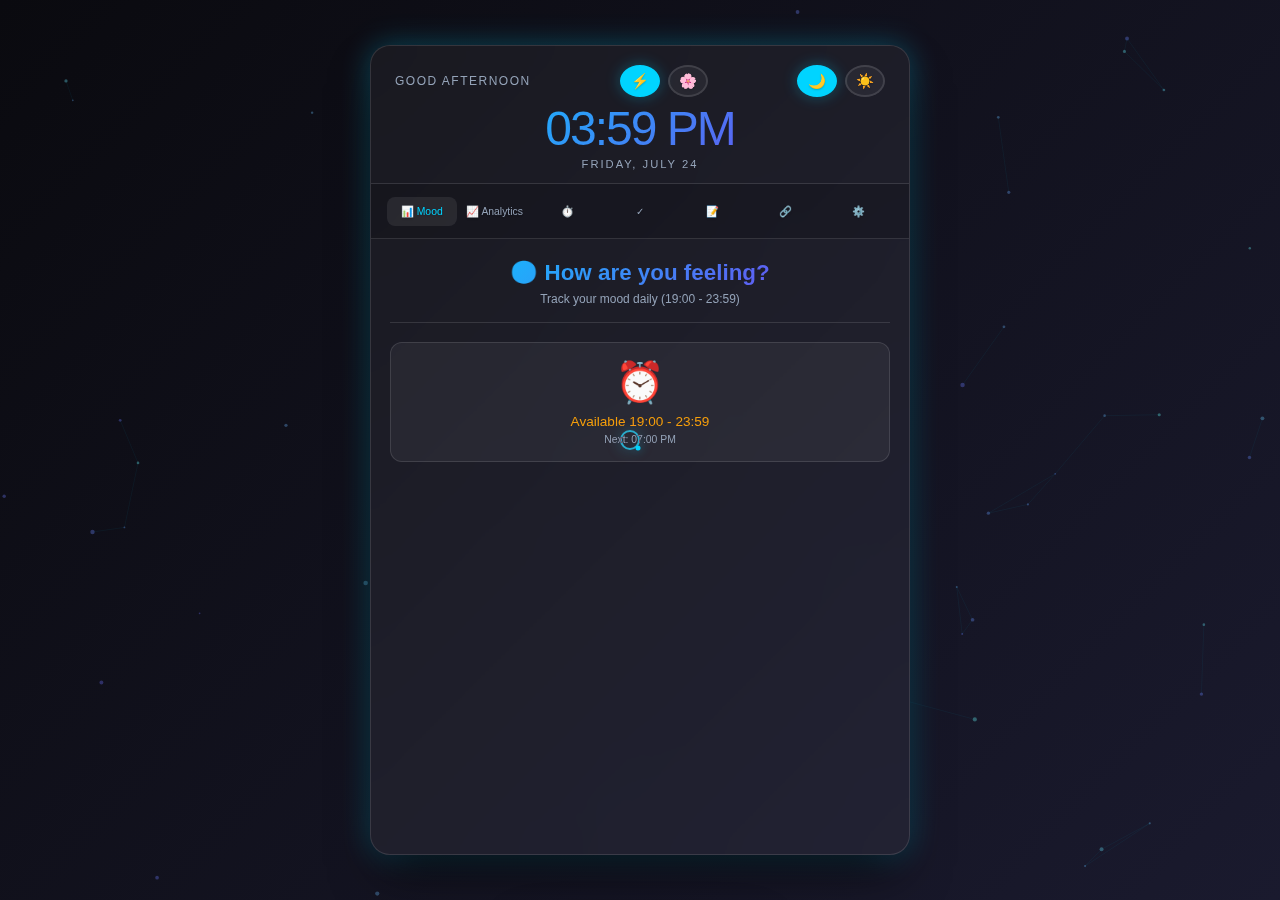
<file: daily_mood/index.html>
<!doctype html>
<html lang="en">
<head>
    <meta charset="UTF-8" />
    <meta name="viewport" content="width=device-width, initial-scale=1.0, maximum-scale=1.0, user-scalable=no" />
    <meta name="theme-color" content="#0a0a0f" />
    <meta name="apple-mobile-web-app-capable" content="yes" />
    <meta name="apple-mobile-web-app-status-bar-style" content="black-translucent" />
    <meta name="apple-mobile-web-app-title" content="Focus Dashboard" />
    <title>Focus Dashboard Pro - Mood & Analytics</title>
    <link rel="manifest" href="manifest.json" />
    <style>
        :root {
            /* Dark Mode (Default) - Masculine */
            --bg: #0a0a0f;
            --bg-gradient: linear-gradient(135deg, #0a0a0f 0%, #1a1a2e 100%);
            --bg-card: rgba(255, 255, 255, 0.05);
            --bg-card-hover: rgba(255, 255, 255, 0.08);
            --bg-input: rgba(0, 0, 0, 0.3);
            --primary: #00d4ff;
            --primary-glow: rgba(0, 212, 255, 0.3);
            --secondary: #7c3aed;
            --glass: rgba(255, 255, 255, 0.05);
            --glass-border: rgba(255, 255, 255, 0.12);
            --text: #ffffff;
            --text-muted: #94a3b8;
            --text-button: #ffffff;
            --success: #10b981;
            --warning: #f59e0b;
            --danger: #ef4444;
            --info: #3b82f6;
            --cursor-size: 20px;
            --transition: all 0.3s cubic-bezier(0.4, 0, 0.2, 1);
            --heatmap-low: #1e3a5f;
            --heatmap-mid: #3b82f6;
            --heatmap-high: #00d4ff;
            --shadow: 0 25px 50px -12px rgba(0, 0, 0, 0.7);
        }

        [data-theme="girly"] {
            --bg: #1a0a1a;
            --bg-gradient: linear-gradient(135deg, #1a0a1a 0%, #2d1b2e 100%);
            --primary: #ff6b9d;
            --primary-glow: rgba(255, 107, 157, 0.3);
            --secondary: #c445f0;
            --text: #fff0f6;
            --text-muted: #d8b4c8;
            --cursor-size: 22px;
            --heatmap-low: #5f1e3a;
            --heatmap-mid: #ec4899;
            --heatmap-high: #ff6b9d;
        }

        [data-color-scheme="light"] {
            --bg: #f1f5f9;
            --bg-gradient: linear-gradient(135deg, #f1f5f9 0%, #e2e8f0 100%);
            --bg-card: rgba(255, 255, 255, 0.7);
            --bg-card-hover: rgba(255, 255, 255, 0.9);
            --bg-input: rgba(255, 255, 255, 0.8);
            --glass: rgba(255, 255, 255, 0.65);
            --glass-border: rgba(0, 0, 0, 0.1);
            --text: #1e293b;
            --text-muted: #64748b;
            --text-button: #ffffff;
            --primary-glow: rgba(0, 212, 255, 0.25);
            --shadow: 0 25px 50px -12px rgba(0, 0, 0, 0.15);
        }

        [data-theme="girly"][data-color-scheme="light"] {
            --bg: #fdf2f8;
            --bg-gradient: linear-gradient(135deg, #fdf2f8 0%, #fce7f3 100%);
        }

        * { margin: 0; padding: 0; box-sizing: border-box; outline: none; -webkit-tap-highlight-color: transparent; }

        body {
            background: var(--bg);
            background-image: var(--bg-gradient);
            color: var(--text);
            font-family: -apple-system, BlinkMacSystemFont, 'Segoe UI', Roboto, Oxygen, Ubuntu, sans-serif;
            overflow: hidden;
            height: 100vh;
            height: 100dvh;
            display: grid;
            place-items: center;
            -webkit-font-smoothing: antialiased;
        }

        canvas { position: absolute; top: 0; left: 0; z-index: 0; pointer-events: none; }

        .cursor, .cursor-dot {
            position: fixed;
            pointer-events: none;
            transform: translate(-50%, -50%);
            z-index: 9999;
            display: none;
        }

        @media (hover: hover) and (pointer: fine) {
            .cursor.enabled, .cursor-dot.enabled { display: block; }
        }

        .cursor {
            width: var(--cursor-size);
            height: var(--cursor-size);
            border: 2px solid var(--primary);
            border-radius: 50%;
            transition: width 0.15s, height 0.15s, background-color 0.15s;
            mix-blend-mode: difference;
            box-shadow: 0 0 15px var(--primary-glow);
        }

        .cursor.hover {
            width: calc(var(--cursor-size) * 1.4);
            height: calc(var(--cursor-size) * 1.4);
            background-color: var(--primary);
            opacity: 0.4;
        }

        .cursor-dot {
            width: 5px;
            height: 5px;
            background: var(--primary);
            border-radius: 50%;
            box-shadow: 0 0 8px var(--primary-glow);
        }

        .card {
            position: relative;
            z-index: 1;
            width: 95%;
            max-width: 540px;
            height: 90vh;
            max-height: 850px;
            background: var(--glass);
            backdrop-filter: blur(20px);
            -webkit-backdrop-filter: blur(20px);
            border: 1px solid var(--glass-border);
            border-radius: 20px;
            box-shadow: var(--shadow), 0 0 30px var(--primary-glow);
            display: flex;
            flex-direction: column;
            overflow: hidden;
            animation: cardEntrance 0.5s ease;
        }

        @keyframes cardEntrance {
            from { opacity: 0; transform: translateY(20px); }
            to { opacity: 1; transform: translateY(0); }
        }

        @media (max-width: 480px) {
            .card {
                width: 100%;
                height: 100vh;
                height: 100dvh;
                max-height: none;
                border-radius: 0;
                border: none;
            }
        }

        .header {
            text-align: center;
            padding: 1.2rem 1.5rem 0.8rem;
            border-bottom: 1px solid var(--glass-border);
            flex-shrink: 0;
        }

        .header-top {
            display: flex;
            justify-content: space-between;
            align-items: center;
            margin-bottom: 0.5rem;
        }

        .greeting {
            color: var(--text-muted);
            font-size: 0.75rem;
            text-transform: uppercase;
            letter-spacing: 1.5px;
        }

        .theme-toggle {
            display: flex;
            gap: 0.5rem;
        }

        .theme-btn {
            width: 32px;
            height: 32px;
            border-radius: 50%;
            border: 2px solid var(--glass-border);
            cursor: pointer;
            background: var(--bg-card);
            color: var(--text);
            font-size: 0.9rem;
            transition: var(--transition);
            display: flex;
            align-items: center;
            justify-content: center;
        }

        .theme-btn:hover { 
            transform: scale(1.1); 
            border-color: var(--primary);
            background: var(--bg-card-hover);
        }
        
        .theme-btn.active { 
            background: var(--primary); 
            color: #000; 
            border-color: var(--primary);
            box-shadow: 0 0 15px var(--primary-glow);
        }

        h1 {
            font-size: 3rem;
            font-weight: 100;
            letter-spacing: -2px;
            background: linear-gradient(135deg, var(--primary), var(--secondary));
            -webkit-background-clip: text;
            -webkit-text-fill-color: transparent;
            background-clip: text;
            line-height: 1;
        }

        .date {
            color: var(--text-muted);
            font-size: 0.7rem;
            text-transform: uppercase;
            letter-spacing: 2px;
            margin-top: 0.3rem;
        }

        .tabs {
            display: flex;
            gap: 0.2rem;
            padding: 0.8rem 1rem;
            background: rgba(0, 0, 0, 0.15);
            border-bottom: 1px solid var(--glass-border);
            overflow-x: auto;
            flex-shrink: 0;
            -webkit-overflow-scrolling: touch;
        }

        .tabs::-webkit-scrollbar { display: none; }

        .tab-btn {
            flex: 1;
            min-width: 60px;
            background: transparent;
            border: none;
            color: var(--text-muted);
            padding: 0.5rem 0.3rem;
            font-size: 0.65rem;
            cursor: pointer;
            border-radius: 8px;
            transition: var(--transition);
            font-weight: 500;
            white-space: nowrap;
        }

        .tab-btn:hover { color: var(--text); background: rgba(255, 255, 255, 0.05); }
        .tab-btn.active { color: var(--primary); background: rgba(255, 255, 255, 0.08); }

        .tab-content {
            display: none;
            flex: 1;
            overflow-y: auto;
            padding: 1.2rem;
            animation: fadeIn 0.3s ease;
            -webkit-overflow-scrolling: touch;
        }

        .tab-content.active { display: flex; flex-direction: column; gap: 1rem; }

        @keyframes fadeIn {
            from { opacity: 0; transform: translateY(8px); }
            to { opacity: 1; transform: translateY(0); }
        }

        .input-group { display: flex; gap: 0.5rem; }

        input, textarea, select {
            flex: 1;
            background: var(--bg-input);
            border: 1px solid var(--glass-border);
            color: var(--text);
            padding: 10px 12px;
            border-radius: 10px;
            font-size: 0.9rem;
            font-family: inherit;
            transition: var(--transition);
        }

        input:focus, textarea:focus, select:focus {
            border-color: var(--primary);
            box-shadow: 0 0 12px var(--primary-glow);
        }

        input::placeholder, textarea::placeholder {
            color: var(--text-muted);
        }

        textarea { resize: none; min-height: 100px; }

        select {
            cursor: pointer;
            appearance: none;
            background-image: url("data:image/svg+xml,%3Csvg xmlns='http://www.w3.org/2000/svg' width='20' height='20' viewBox='0 0 24 24' fill='none' stroke='%2394a3b8' stroke-width='2' stroke-linecap='round' stroke-linejoin='round'%3E%3Cpolyline points='6 9 12 15 18 9'%3E%3C/polyline%3E%3C/svg%3E");
            background-repeat: no-repeat;
            background-position: right 10px center;
            background-size: 14px;
            padding-right: 35px;
        }

        select option {
            background: var(--bg);
            color: var(--text);
        }

        button {
            background: linear-gradient(135deg, var(--primary), var(--secondary));
            color: var(--text-button);
            border: none;
            padding: 10px 18px;
            border-radius: 10px;
            font-weight: 600;
            cursor: pointer;
            transition: var(--transition);
            font-family: inherit;
            font-size: 0.85rem;
            text-shadow: 0 1px 2px rgba(0,0,0,0.2);
        }

        button:hover { transform: translateY(-1px); box-shadow: 0 6px 20px var(--primary-glow); }
        button:active { transform: translateY(0); }
        button:disabled { opacity: 0.5; cursor: not-allowed; }

        button.secondary { 
            background: var(--bg-card); 
            border: 1px solid var(--glass-border);
            color: var(--text);
            text-shadow: none;
        }
        button.secondary:hover { background: var(--bg-card-hover); }
        
        button.danger { 
            background: transparent; 
            color: var(--danger); 
            border: 1px solid var(--danger);
            text-shadow: none;
        }
        button.danger:hover { background: var(--danger); color: #fff; }
        
        button.icon-btn { padding: 10px 12px; min-width: 40px; }
        button.small { padding: 6px 12px; font-size: 0.75rem; }

        .section-header {
            display: flex;
            justify-content: space-between;
            align-items: center;
            padding-bottom: 0.5rem;
            border-bottom: 1px solid var(--glass-border);
        }

        .section-title {
            font-size: 0.75rem;
            color: var(--text-muted);
            text-transform: uppercase;
            letter-spacing: 1px;
            font-weight: 600;
        }

        .section-stats {
            font-size: 0.65rem;
            color: var(--primary);
            background: rgba(0, 212, 255, 0.12);
            padding: 3px 8px;
            border-radius: 8px;
        }

        ul {
            list-style: none;
            max-height: 160px;
            overflow-y: auto;
            display: flex;
            flex-direction: column;
            gap: 0.5rem;
            -webkit-overflow-scrolling: touch;
        }

        ul::-webkit-scrollbar { width: 3px; }
        ul::-webkit-scrollbar-thumb { background: var(--glass-border); border-radius: 4px; }

        li {
            background: var(--bg-card);
            padding: 10px 12px;
            border-radius: 10px;
            display: flex;
            justify-content: space-between;
            align-items: center;
            font-size: 0.85rem;
            gap: 0.5rem;
            transition: var(--transition);
            animation: slideIn 0.25s ease;
        }

        @keyframes slideIn {
            from { opacity: 0; transform: translateX(-12px); }
            to { opacity: 1; transform: translateX(0); }
        }

        li:hover { background: var(--bg-card-hover); transform: translateX(5px); }
        li.completed { opacity: 0.55; }
        li.completed span { text-decoration: line-through; color: var(--text-muted); }

        li button {
            padding: 4px 7px;
            font-size: 0.65rem;
            background: transparent;
            color: var(--danger);
            border: 1px solid var(--danger);
        }

        li button:hover { background: var(--danger); color: #fff; }

        .timer-modes { display: flex; gap: 0.4rem; justify-content: center; flex-wrap: wrap; }

        .timer-modes button {
            padding: 6px 11px;
            font-size: 0.7rem;
            background: var(--bg-card);
            color: var(--text);
            border: 1px solid var(--glass-border);
        }

        .timer-modes button.active {
            background: var(--primary);
            color: #000;
            border-color: var(--primary);
            box-shadow: 0 0 12px var(--primary-glow);
        }

        .timer-display {
            text-align: center;
            padding: 1.5rem;
            background: var(--bg-input);
            border-radius: 14px;
            border: 1px solid var(--glass-border);
        }

        .timer-display.active { animation: pulse 1.5s ease-in-out infinite; }

        @keyframes pulse {
            0%, 100% { box-shadow: 0 0 15px var(--primary-glow); }
            50% { box-shadow: 0 0 30px var(--primary-glow); }
        }

        .timer-time {
            font-size: 3.5rem;
            font-weight: 100;
            font-variant-numeric: tabular-nums;
            letter-spacing: -2px;
            text-shadow: 0 0 25px var(--primary-glow);
        }

        @media (max-width: 400px) { .timer-time { font-size: 2.8rem; } }

        .timer-label {
            color: var(--text-muted);
            font-size: 0.75rem;
            margin-top: 0.5rem;
            text-transform: uppercase;
            letter-spacing: 2px;
        }

        .timer-progress {
            width: 100%;
            height: 4px;
            background: rgba(255, 255, 255, 0.08);
            border-radius: 2px;
            margin-top: 1rem;
            overflow: hidden;
        }

        .timer-progress-bar {
            height: 100%;
            background: linear-gradient(90deg, var(--primary), var(--secondary));
            transition: width 1s linear;
        }

        .timer-controls { display: flex; gap: 0.5rem; justify-content: center; }
        .timer-controls button { min-width: 85px; }
        .timer-controls button.pause { background: linear-gradient(135deg, var(--warning), #d97706); }

        .links-grid { display: grid; grid-template-columns: repeat(2, 1fr); gap: 0.5rem; }
        @media (max-width: 400px) { .links-grid { grid-template-columns: 1fr; } }

        .link-item {
            background: var(--bg-card);
            padding: 11px;
            border-radius: 10px;
            display: flex;
            justify-content: space-between;
            align-items: center;
            gap: 0.5rem;
            transition: var(--transition);
        }

        .link-item:hover { background: var(--bg-card-hover); transform: translateY(-2px); }
        .link-item a { color: var(--text); text-decoration: none; font-size: 0.8rem; flex: 1; overflow: hidden; text-overflow: ellipsis; white-space: nowrap; }
        .link-item a:hover { color: var(--primary); }

        .history-stats { display: grid; grid-template-columns: repeat(3, 1fr); gap: 0.6rem; margin-bottom: 0.8rem; }
        @media (max-width: 380px) { .history-stats { grid-template-columns: 1fr; } }

        .stat-card {
            background: var(--bg-card);
            padding: 0.9rem 0.5rem;
            border-radius: 10px;
            text-align: center;
            border: 1px solid var(--glass-border);
        }

        .stat-value {
            font-size: 1.4rem;
            font-weight: 700;
            background: linear-gradient(135deg, var(--primary), var(--secondary));
            -webkit-background-clip: text;
            -webkit-text-fill-color: transparent;
            background-clip: text;
        }

        .stat-label { font-size: 0.6rem; color: var(--text-muted); text-transform: uppercase; margin-top: 0.3rem; }

        .setting-item {
            display: flex;
            justify-content: space-between;
            align-items: center;
            padding: 0.9rem;
            background: var(--bg-card);
            border-radius: 10px;
            border: 1px solid var(--glass-border);
        }

        .setting-label { font-size: 0.8rem; color: var(--text); font-weight: 500; }
        .setting-desc { font-size: 0.65rem; color: var(--text-muted); margin-top: 2px; }

        .toggle {
            position: relative;
            width: 44px;
            height: 24px;
            background: rgba(255, 255, 255, 0.15);
            border-radius: 12px;
            cursor: pointer;
            transition: var(--transition);
        }

        .toggle.active { background: var(--primary); }

        .toggle::after {
            content: '';
            position: absolute;
            top: 2px;
            left: 2px;
            width: 20px;
            height: 20px;
            background: #fff;
            border-radius: 50%;
            transition: var(--transition);
        }
        .toggle.active::after { left: 22px; }

        .modal-overlay {
            position: fixed;
            top: 0; left: 0;
            width: 100%; height: 100%;
            background: rgba(0, 0, 0, 0.85);
            backdrop-filter: blur(6px);
            z-index: 10000;
            display: none;
            align-items: center;
            justify-content: center;
            padding: 1rem;
        }

        .modal-overlay.active { display: flex; animation: fadeIn 0.2s ease; }

        .modal {
            background: var(--bg);
            border: 2px solid var(--glass-border);
            border-radius: 20px;
            padding: 2rem;
            text-align: center;
            max-width: 420px;
            width: 100%;
            max-height: 85vh;
            overflow-y: auto;
            box-shadow: 0 20px 60px rgba(0, 0, 0, 0.5);
            animation: modalPop 0.3s cubic-bezier(0.34, 1.56, 0.64, 1);
        }

        @keyframes modalPop {
            from { opacity: 0; transform: scale(0.85) translateY(20px); }
            to { opacity: 1; transform: scale(1) translateY(0); }
        }

        .modal-icon { font-size: 3.5rem; margin-bottom: 1rem; }
        .modal-title { font-size: 1.4rem; color: var(--text); margin-bottom: 0.5rem; font-weight: 600; }
        .modal-message { color: var(--text-muted); margin-bottom: 1.5rem; line-height: 1.5; }
        .modal-buttons { display: flex; gap: 0.75rem; justify-content: center; flex-wrap: wrap; }

        .alert-modal.success .modal-icon { animation: successPop 0.5s ease; }
        .alert-modal.warning .modal-icon { animation: shake 0.5s ease; }
        .alert-modal.info .modal-icon { animation: bounce 0.5s ease; }

        @keyframes successPop { 0%, 100% { transform: scale(1); } 50% { transform: scale(1.2); } }
        @keyframes shake { 0%, 100% { transform: translateX(0); } 25% { transform: translateX(-10px); } 75% { transform: translateX(10px); } }
        @keyframes bounce { 0%, 100% { transform: translateY(0); } 50% { transform: translateY(-15px); } }

        /* Mood Tracker Styles */
        .mood-tracker { display: flex; flex-direction: column; gap: 1.2rem; }

        .mood-header {
            text-align: center;
            padding-bottom: 1rem;
            border-bottom: 1px solid var(--glass-border);
        }

        .mood-header h2 {
            font-size: 1.4rem;
            margin-bottom: 0.4rem;
            background: linear-gradient(135deg, var(--primary), var(--secondary));
            -webkit-background-clip: text;
            -webkit-text-fill-color: transparent;
        }

        .mood-header p { color: var(--text-muted); font-size: 0.75rem; }

        .mood-status {
            background: var(--bg-card);
            padding: 1rem;
            border-radius: 12px;
            text-align: center;
            border: 1px solid var(--glass-border);
        }

        .mood-status .status-icon { font-size: 2.5rem; margin-bottom: 0.5rem; }
        .mood-status .status-text { color: var(--text); font-size: 0.85rem; margin-bottom: 0.3rem; }
        .mood-status .status-time { color: var(--text-muted); font-size: 0.65rem; }
        .mood-status .status-pending { color: var(--warning); }

        .likert-scale {
            display: flex;
            justify-content: space-between;
            gap: 0.4rem;
            padding: 0.8rem 0;
            flex-wrap: wrap;
        }

        .likert-item {
            flex: 1;
            min-width: 55px;
            display: flex;
            flex-direction: column;
            align-items: center;
            gap: 0.4rem;
        }

        .likert-btn {
            width: 48px;
            height: 48px;
            border-radius: 12px;
            border: 2px solid var(--glass-border);
            background: var(--bg-card);
            color: var(--text);
            font-size: 1.4rem;
            cursor: pointer;
            transition: var(--transition);
            display: flex;
            align-items: center;
            justify-content: center;
        }

        .likert-btn:hover { border-color: var(--primary); background: var(--bg-card-hover); transform: scale(1.05); }
        .likert-btn.selected { border-color: var(--primary); background: var(--primary); color: #000; box-shadow: 0 0 20px var(--primary-glow); }

        .likert-label { font-size: 0.55rem; color: var(--text-muted); text-align: center; line-height: 1.2; }

        /* Mood Categories */
        .mood-categories {
            display: flex;
            flex-direction: column;
            gap: 1rem;
            margin-top: 1rem;
        }

        .category-section {
            background: var(--bg-card);
            border-radius: 12px;
            padding: 1rem;
            border: 1px solid var(--glass-border);
        }

        .category-header {
            display: flex;
            align-items: center;
            gap: 0.5rem;
            margin-bottom: 0.8rem;
            padding-bottom: 0.5rem;
            border-bottom: 1px solid var(--glass-border);
        }

        .category-icon { font-size: 1.3rem; }
        .category-title { font-size: 0.85rem; font-weight: 600; color: var(--text); }
        .category-desc { font-size: 0.65rem; color: var(--text-muted); margin-left: auto; }

        .subcategory-item {
            display: flex;
            justify-content: space-between;
            align-items: center;
            padding: 0.6rem 0;
            border-bottom: 1px solid rgba(255, 255, 255, 0.03);
        }

        .subcategory-item:last-child { border-bottom: none; }

        .subcategory-label {
            font-size: 0.75rem;
            color: var(--text);
            flex: 1;
        }

        .subcategory-input {
            width: 100px;
            display: flex;
            align-items: center;
            gap: 0.5rem;
        }

        .subcategory-input input {
            width: 60px;
            padding: 4px 6px;
            font-size: 0.8rem;
            text-align: center;
        }

        .subcategory-input span {
            font-size: 0.7rem;
            color: var(--text-muted);
        }

        /* Analytics */
        .analytics-container { display: flex; flex-direction: column; gap: 1rem; }

        .analytics-card {
            background: var(--bg-card);
            border-radius: 12px;
            padding: 1rem;
            border: 1px solid var(--glass-border);
        }

        .analytics-title {
            font-size: 0.8rem;
            color: var(--text-muted);
            text-transform: uppercase;
            letter-spacing: 1px;
            margin-bottom: 0.8rem;
            display: flex;
            align-items: center;
            gap: 0.5rem;
        }

        .trend-chart {
            height: 120px;
            display: flex;
            align-items: flex-end;
            justify-content: space-between;
            gap: 3px;
            padding: 0.5rem 0;
        }

        .trend-bar {
            flex: 1;
            background: linear-gradient(180deg, var(--primary), var(--secondary));
            border-radius: 3px 3px 0 0;
            min-height: 4px;
            transition: height 0.5s ease;
            position: relative;
        }

        .trend-bar:hover { opacity: 0.8; }

        .heatmap {
            display: grid;
            grid-template-columns: repeat(7, 1fr);
            gap: 3px;
            padding: 0.5rem 0;
        }

        .heatmap-cell {
            aspect-ratio: 1;
            border-radius: 4px;
            background: var(--heatmap-low);
            transition: transform 0.2s;
            cursor: pointer;
        }

        .heatmap-cell:hover { transform: scale(1.1); }
        .heatmap-cell.level-1 { background: var(--heatmap-low); }
        .heatmap-cell.level-2 { background: #2d5a8a; }
        .heatmap-cell.level-3 { background: var(--heatmap-mid); }
        .heatmap-cell.level-4 { background: #00a8cc; }
        .heatmap-cell.level-5 { background: var(--heatmap-high); }
        .heatmap-cell.empty { background: rgba(255, 255, 255, 0.05); cursor: default; }

        .insight-item {
            background: rgba(255, 255, 255, 0.03);
            padding: 0.8rem;
            border-radius: 8px;
            margin-bottom: 0.6rem;
            border-left: 3px solid var(--primary);
        }

        .insight-item.positive { border-left-color: var(--success); }
        .insight-item.warning { border-left-color: var(--warning); }

        .insight-text { font-size: 0.8rem; color: var(--text); line-height: 1.4; }
        .insight-date { font-size: 0.65rem; color: var(--text-muted); margin-top: 0.3rem; }

        .weekly-summary {
            background: linear-gradient(135deg, rgba(0, 212, 255, 0.1), rgba(124, 58, 237, 0.1));
            border: 1px solid var(--glass-border);
            border-radius: 12px;
            padding: 1.2rem;
            margin-bottom: 1rem;
        }

        .summary-header {
            display: flex;
            align-items: center;
            gap: 0.5rem;
            margin-bottom: 0.8rem;
        }

        .summary-icon { font-size: 1.5rem; }
        .summary-title { font-size: 0.9rem; font-weight: 600; color: var(--text); }

        .summary-stats {
            display: grid;
            grid-template-columns: repeat(2, 1fr);
            gap: 0.8rem;
            margin-bottom: 0.8rem;
        }

        .summary-stat {
            background: rgba(255, 255, 255, 0.05);
            padding: 0.7rem;
            border-radius: 8px;
            text-align: center;
        }

        .summary-stat-value { font-size: 1.2rem; font-weight: 700; color: var(--primary); }
        .summary-stat-label { font-size: 0.6rem; color: var(--text-muted); margin-top: 0.2rem; }

        .summary-insights {
            font-size: 0.75rem;
            color: var(--text-muted);
            line-height: 1.6;
            padding-top: 0.8rem;
            border-top: 1px solid var(--glass-border);
        }

        .summary-insights strong { color: var(--text); }

        .mood-reason-text {
            width: 100%;
            min-height: 80px;
            background: var(--bg-input);
            border: 1px solid var(--glass-border);
            border-radius: 10px;
            padding: 10px 12px;
            color: var(--text);
            font-size: 0.85rem;
            font-family: inherit;
            resize: vertical;
        }

        .mood-reason-text:focus { border-color: var(--primary); box-shadow: 0 0 12px var(--primary-glow); }

        .category-select {
            display: flex;
            flex-wrap: wrap;
            gap: 0.5rem;
            margin-top: 0.5rem;
        }

        .category-tag {
            padding: 6px 12px;
            background: var(--bg-card);
            border: 1px solid var(--glass-border);
            border-radius: 20px;
            font-size: 0.7rem;
            color: var(--text);
            cursor: pointer;
            transition: var(--transition);
        }

        .category-tag:hover { border-color: var(--primary); }
        .category-tag.selected { background: var(--primary); color: #000; border-color: var(--primary); }

        @media (max-width: 400px) {
            h1 { font-size: 2.5rem; }
            .timer-time { font-size: 2.5rem; }
            .likert-btn { width: 42px; height: 42px; font-size: 1.2rem; }
            .likert-label { font-size: 0.5rem; }
        }

        .install-prompt {
            position: fixed;
            bottom: 1rem;
            left: 50%;
            transform: translateX(-50%) translateY(100px);
            background: var(--bg);
            border: 1px solid var(--glass-border);
            border-radius: 16px;
            padding: 1rem 1.5rem;
            display: flex;
            align-items: center;
            gap: 1rem;
            z-index: 9998;
            transition: transform 0.3s ease;
            box-shadow: 0 10px 40px rgba(0, 0, 0, 0.5);
        }

        .install-prompt.show { transform: translateX(-50%) translateY(0); }
        .install-prompt-text { flex: 1; }
        .install-prompt-title { font-size: 0.85rem; font-weight: 600; color: var(--text); }
        .install-prompt-desc { font-size: 0.7rem; color: var(--text-muted); }
        .install-prompt button { padding: 8px 16px; font-size: 0.75rem; }
        .install-prompt-close {
            position: absolute;
            top: 0.5rem;
            right: 0.5rem;
            background: transparent;
            border: none;
            color: var(--text-muted);
            font-size: 1rem;
            padding: 4px;
            min-width: auto;
        }
        .install-prompt-close:hover { color: var(--text); transform: none; box-shadow: none; }

        .tab-badge {
            position: absolute;
            top: 2px;
            right: 8px;
            background: var(--danger);
            color: #fff;
            font-size: 0.55rem;
            padding: 2px 5px;
            border-radius: 10px;
            font-weight: 700;
        }

        .tab-btn { position: relative; }
    </style>
</head>
<body>
    <div class="cursor"></div>
    <div class="cursor-dot"></div>
    <canvas id="canvas"></canvas>

    <div class="card" id="card">
        <div class="header">
            <div class="header-top">
                <div class="greeting" id="greeting">Good morning</div>
                <div class="theme-toggle">
                    <button class="theme-btn active" data-theme="masculine" title="Masculine Theme">⚡</button>
                    <button class="theme-btn" data-theme="girly" title="Girly Theme">🌸</button>
                </div>
                <div class="theme-toggle">
                    <button class="theme-btn" data-color="dark" title="Dark Mode">🌙</button>
                    <button class="theme-btn" data-color="light" title="Light Mode">☀️</button>
                </div>
            </div>
            <h1 id="clock">00:00</h1>
            <div class="date" id="date">Loading...</div>
        </div>

        <div class="tabs">
            <button class="tab-btn active" data-tab="monitor">📊 <span data-i18n="mood">Mood</span></button>
            <button class="tab-btn" data-tab="analytics">📈 <span data-i18n="analytics">Analytics</span></button>
            <button class="tab-btn" data-tab="pomodoro">⏱️</button>
            <button class="tab-btn" data-tab="todos">✓</button>
            <button class="tab-btn" data-tab="notes">📝</button>
            <button class="tab-btn" data-tab="links">🔗</button>
            <button class="tab-btn" data-tab="settings">⚙️</button>
        </div>

        <!-- Self-Monitoring Tab -->
        <div class="tab-content active" id="tab-monitor">
            <div class="mood-tracker">
                <div class="mood-header">
                    <h2 data-i18n="howAreYou">😊 How are you feeling?</h2>
                    <p data-i18n="trackDaily">Track your mood daily (19:00 - 23:59)</p>
                </div>

                <div class="mood-status" id="moodStatus">
                    <div class="status-icon" id="statusIcon">⏰</div>
                    <div class="status-text" id="statusText">Loading...</div>
                    <div class="status-time" id="statusTime"></div>
                </div>

                <div id="moodInputSection" style="display: none;">
                    <div class="likert-scale">
                        <div class="likert-item">
                            <button class="likert-btn" data-value="1">😞</button>
                            <span class="likert-label" data-i18n="veryBad">Very Bad</span>
                        </div>
                        <div class="likert-item">
                            <button class="likert-btn" data-value="2">😕</button>
                            <span class="likert-label" data-i18n="bad">Bad</span>
                        </div>
                        <div class="likert-item">
                            <button class="likert-btn" data-value="3">😐</button>
                            <span class="likert-label" data-i18n="neutral">Neutral</span>
                        </div>
                        <div class="likert-item">
                            <button class="likert-btn" data-value="4">🙂</button>
                            <span class="likert-label" data-i18n="good">Good</span>
                        </div>
                        <div class="likert-item">
                            <button class="likert-btn" data-value="5">🤩</button>
                            <span class="likert-label" data-i18n="veryGood">Very Good</span>
                        </div>
                    </div>

                    <div class="mood-categories">
                        <div class="category-section">
                            <div class="category-header">
                                <span class="category-icon">💞</span>
                                <span class="category-title" data-i18n="relationships">Relationships</span>
                                <span class="category-desc" data-i18n="connection">Connection</span>
                            </div>
                            <div class="subcategory-item">
                                <span class="subcategory-label" data-i18n="family">Family</span>
                                <div class="subcategory-input"><input type="number" min="1" max="5" data-cat="relationships" data-sub="family" /><span>/5</span></div>
                            </div>
                            <div class="subcategory-item">
                                <span class="subcategory-label" data-i18n="friends">Friends</span>
                                <div class="subcategory-input"><input type="number" min="1" max="5" data-cat="relationships" data-sub="friends" /><span>/5</span></div>
                            </div>
                            <div class="subcategory-item">
                                <span class="subcategory-label" data-i18n="partner">Partner</span>
                                <div class="subcategory-input"><input type="number" min="1" max="5" data-cat="relationships" data-sub="partner" /><span>/5</span></div>
                            </div>
                            <div class="subcategory-item">
                                <span class="subcategory-label" data-i18n="social">Social</span>
                                <div class="subcategory-input"><input type="number" min="1" max="5" data-cat="relationships" data-sub="social" /><span>/5</span></div>
                            </div>
                        </div>

                        <div class="category-section">
                            <div class="category-header">
                                <span class="category-icon">🏛️</span>
                                <span class="category-title" data-i18n="stability">Stability</span>
                                <span class="category-desc" data-i18n="security">Security & Control</span>
                            </div>
                            <div class="subcategory-item">
                                <span class="subcategory-label" data-i18n="jobStudy">Job/Study</span>
                                <div class="subcategory-input"><input type="number" min="1" max="5" data-cat="stability" data-sub="job" /><span>/5</span></div>
                            </div>
                            <div class="subcategory-item">
                                <span class="subcategory-label" data-i18n="finances">Finances</span>
                                <div class="subcategory-input"><input type="number" min="1" max="5" data-cat="stability" data-sub="finances" /><span>/5</span></div>
                            </div>
                            <div class="subcategory-item">
                                <span class="subcategory-label" data-i18n="living">Living</span>
                                <div class="subcategory-input"><input type="number" min="1" max="5" data-cat="stability" data-sub="living" /><span>/5</span></div>
                            </div>
                            <div class="subcategory-item">
                                <span class="subcategory-label" data-i18n="workLife">Work-Life</span>
                                <div class="subcategory-input"><input type="number" min="1" max="5" data-cat="stability" data-sub="balance" /><span>/5</span></div>
                            </div>
                        </div>

                        <div class="category-section">
                            <div class="category-header">
                                <span class="category-icon">🧠</span>
                                <span class="category-title" data-i18n="mentalState">Mental State</span>
                                <span class="category-desc" data-i18n="mindset">Mindset</span>
                            </div>
                            <div class="subcategory-item">
                                <span class="subcategory-label" data-i18n="mindset">Mindset</span>
                                <div class="subcategory-input"><input type="number" min="1" max="5" data-cat="mental" data-sub="mindset" /><span>/5</span></div>
                            </div>
                            <div class="subcategory-item">
                                <span class="subcategory-label" data-i18n="stress">Stress</span>
                                <div class="subcategory-input"><input type="number" min="1" max="5" data-cat="mental" data-sub="stress" /><span>/5</span></div>
                            </div>
                            <div class="subcategory-item">
                                <span class="subcategory-label" data-i18n="selfTalk">Self-Talk</span>
                                <div class="subcategory-input"><input type="number" min="1" max="5" data-cat="mental" data-sub="selftalk" /><span>/5</span></div>
                            </div>
                            <div class="subcategory-item">
                                <span class="subcategory-label" data-i18n="emotions">Emotions</span>
                                <div class="subcategory-input"><input type="number" min="1" max="5" data-cat="mental" data-sub="emotions" /><span>/5</span></div>
                            </div>
                        </div>

                        <div class="category-section">
                            <div class="category-header">
                                <span class="category-icon">💪</span>
                                <span class="category-title" data-i18n="physical">Physical</span>
                                <span class="category-desc" data-i18n="healthEnergy">Health & Energy</span>
                            </div>
                            <div class="subcategory-item">
                                <span class="subcategory-label" data-i18n="health">Health</span>
                                <div class="subcategory-input"><input type="number" min="1" max="5" data-cat="physical" data-sub="health" /><span>/5</span></div>
                            </div>
                            <div class="subcategory-item">
                                <span class="subcategory-label" data-i18n="sleep">Sleep</span>
                                <div class="subcategory-input"><input type="number" min="1" max="5" data-cat="physical" data-sub="sleep" /><span>/5</span></div>
                            </div>
                            <div class="subcategory-item">
                                <span class="subcategory-label" data-i18n="energy">Energy</span>
                                <div class="subcategory-input"><input type="number" min="1" max="5" data-cat="physical" data-sub="energy" /><span>/5</span></div>
                            </div>
                            <div class="subcategory-item">
                                <span class="subcategory-label" data-i18n="exercise">Exercise</span>
                                <div class="subcategory-input"><input type="number" min="1" max="5" data-cat="physical" data-sub="exercise" /><span>/5</span></div>
                            </div>
                        </div>

                        <div class="category-section">
                            <div class="category-header">
                                <span class="category-icon">🎯</span>
                                <span class="category-title" data-i18n="meaning">Meaning</span>
                                <span class="category-desc" data-i18n="purpose">Purpose & Direction</span>
                            </div>
                            <div class="subcategory-item">
                                <span class="subcategory-label" data-i18n="goals">Goals</span>
                                <div class="subcategory-input"><input type="number" min="1" max="5" data-cat="meaning" data-sub="goals" /><span>/5</span></div>
                            </div>
                            <div class="subcategory-item">
                                <span class="subcategory-label" data-i18n="growth">Growth</span>
                                <div class="subcategory-input"><input type="number" min="1" max="5" data-cat="meaning" data-sub="growth" /><span>/5</span></div>
                            </div>
                            <div class="subcategory-item">
                                <span class="subcategory-label" data-i18n="purpose">Purpose</span>
                                <div class="subcategory-input"><input type="number" min="1" max="5" data-cat="meaning" data-sub="purpose" /><span>/5</span></div>
                            </div>
                            <div class="subcategory-item">
                                <span class="subcategory-label" data-i18n="values">Values</span>
                                <div class="subcategory-input"><input type="number" min="1" max="5" data-cat="meaning" data-sub="values" /><span>/5</span></div>
                            </div>
                        </div>
                    </div>

                    <textarea class="mood-reason-text" id="moodReason" data-i18n-placeholder="whatMadeYouFeel" placeholder="What made you feel this way today? (optional)"></textarea>

                    <div class="category-select" id="categoryTags">
                        <span class="category-tag" data-tag="relationships">💞 <span data-i18n="relationships">Relationships</span></span>
                        <span class="category-tag" data-tag="stability">🏛️ <span data-i18n="stability">Stability</span></span>
                        <span class="category-tag" data-tag="mental">🧠 <span data-i18n="mental">Mental</span></span>
                        <span class="category-tag" data-tag="physical">💪 <span data-i18n="physical">Physical</span></span>
                        <span class="category-tag" data-tag="meaning">🎯 <span data-i18n="meaning">Meaning</span></span>
                    </div>

                    <button id="submitMood" style="width: 100%; margin-top: 1rem;" data-i18n="submitMood">Submit Today's Mood</button>
                </div>
            </div>
        </div>

        <!-- Analytics Tab -->
        <div class="tab-content" id="tab-analytics">
            <div class="analytics-container">
                <div class="weekly-summary" id="weeklySummary">
                    <div class="summary-header">
                        <span class="summary-icon">📊</span>
                        <span class="summary-title" data-i18n="weeklySummary">Weekly Summary</span>
                    </div>
                    <div class="summary-stats">
                        <div class="summary-stat">
                            <div class="summary-stat-value" id="weekAvg">-</div>
                            <div class="summary-stat-label" data-i18n="avgMood">Avg Mood</div>
                        </div>
                        <div class="summary-stat">
                            <div class="summary-stat-value" id="weekChange">-</div>
                            <div class="summary-stat-label" data-i18n="vsLastWeek">vs Last Week</div>
                        </div>
                        <div class="summary-stat">
                            <div class="summary-stat-value" id="bestDay">-</div>
                            <div class="summary-stat-label" data-i18n="bestDay">Best Day</div>
                        </div>
                        <div class="summary-stat">
                            <div class="summary-stat-value" id="worstDay">-</div>
                            <div class="summary-stat-label" data-i18n="worstDay">Worst Day</div>
                        </div>
                    </div>
                    <div class="summary-insights" id="weekInsights" data-i18n="loadingInsights">Loading insights...</div>
                </div>

                <div class="analytics-card">
                    <div class="analytics-title">📈 <span data-i18n="sevenDayTrend">7-Day Trend</span></div>
                    <div class="trend-chart" id="trendChart"></div>
                </div>

                <div class="analytics-card">
                    <div class="analytics-title">🔥 <span data-i18n="moodHeatmap">Mood Heatmap (28 Days)</span></div>
                    <div class="heatmap" id="heatmap"></div>
                </div>

                <div class="analytics-card">
                    <div class="analytics-title">💡 <span data-i18n="insights">Insights</span></div>
                    <div id="insightsList"></div>
                </div>

                <div class="analytics-card">
                    <div class="analytics-title">📊 <span data-i18n="categoryAverages">Category Averages</span></div>
                    <div id="categoryAverages"></div>
                </div>
            </div>
        </div>

        <!-- Timer Tab -->
        <div class="tab-content" id="tab-pomodoro">
            <div class="timer-modes">
                <button class="mode-btn active" data-mode="25">🎯 25m</button>
                <button class="mode-btn" data-mode="5">☕ 5m</button>
                <button class="mode-btn" data-mode="15">🌙 15m</button>
            </div>
            <div class="timer-display" id="timerDisplay">
                <div class="timer-time" id="timerTime">25:00</div>
                <div class="timer-label" id="timerLabel">Focus Time</div>
                <div class="timer-progress">
                    <div class="timer-progress-bar" id="timerProgress" style="width: 100%"></div>
                </div>
            </div>
            <div class="timer-controls">
                <button id="timerToggle">▶ Start</button>
                <button class="secondary" id="timerReset">↺ Reset</button>
            </div>
        </div>

        <!-- Tasks Tab -->
        <div class="tab-content" id="tab-todos">
            <div class="section-header">
                <span class="section-title">📋 <span data-i18n="tasks">Tasks</span></span>
                <span class="section-stats" id="taskCount">0/0</span>
            </div>
            <div class="input-group">
                <input type="text" id="todoInput" data-i18n-placeholder="addTask" placeholder="Add a task..." />
                <button class="icon-btn" id="addBtn">+</button>
            </div>
            <ul id="todoList"></ul>
            <div class="input-group">
                <button class="secondary" id="clearCompleted" style="flex:1" data-i18n="clearDone">Clear Done</button>
                <button class="danger" id="clearAll" style="flex:1" data-i18n="clearAll">Clear All</button>
            </div>
        </div>

        <!-- Notes Tab -->
        <div class="tab-content" id="tab-notes">
            <div class="section-header">
                <span class="section-title">📝 <span data-i18n="notes">Notes</span></span>
                <span class="section-stats" id="noteStatus"></span>
            </div>
            <textarea id="noteArea" data-i18n-placeholder="writeNotes" placeholder="Write your notes..."></textarea>
            <div class="input-group">
                <button id="saveNote" style="flex:1" data-i18n="save">💾 Save</button>
                <button class="secondary" id="clearNote" style="flex:1" data-i18n="clear">🗑️ Clear</button>
            </div>
        </div>

        <!-- Links Tab -->
        <div class="tab-content" id="tab-links">
            <div class="section-header">
                <span class="section-title">🔗 <span data-i18n="links">Links</span></span>
                <span class="section-stats" id="linkCount">0</span>
            </div>
            <div class="input-group">
                <input type="text" id="linkName" data-i18n-placeholder="name" placeholder="Name" style="flex:0.4" />
                <input type="url" id="linkUrl" data-i18n-placeholder="https" placeholder="https://..." style="flex:1" />
                <button class="icon-btn" id="addLink">+</button>
            </div>
            <div class="links-grid" id="linksList"></div>
        </div>

        <!-- Settings Tab -->
        <div class="tab-content" id="tab-settings">
            <div class="setting-item">
                <div><div class="setting-label" data-i18n="language">🌐 Language</div><div class="setting-desc" data-i18n="chooseLanguage">Choose your language</div></div>
                <select id="languageSelect" style="flex:0.5;min-width:100px">
                    <option value="en">English</option>
                    <option value="id">Indonesia</option>
                </select>
            </div>
            <div class="setting-item">
                <div><div class="setting-label">🔔 <span data-i18n="sound">Sound</span></div><div class="setting-desc" data-i18n="soundDesc">Play alarm on completion</div></div>
                <div class="toggle active" id="soundToggle"></div>
            </div>
            <div class="setting-item">
                <div><div class="setting-label">📬 <span data-i18n="notifications">Notifications</span></div><div class="setting-desc" data-i18n="notifyDesc">Desktop notifications</div></div>
                <div class="toggle active" id="notifyToggle"></div>
            </div>
            <div class="setting-item">
                <div><div class="setting-label">✨ <span data-i18n="particles">Particles</span></div><div class="setting-desc" data-i18n="particlesDesc">Background effects</div></div>
                <div class="toggle active" id="particlesToggle"></div>
            </div>
            <div class="setting-item">
                <div><div class="setting-label">🖱️ <span data-i18n="cursor">Cursor</span></div><div class="setting-desc" data-i18n="cursorDesc">Custom cursor (desktop)</div></div>
                <div class="toggle active" id="cursorToggle"></div>
            </div>
            <div class="setting-item">
                <div><div class="setting-label">🔊 <span data-i18n="alarmSound">Alarm Sound</span></div><div class="setting-desc" data-i18n="chooseTone">Choose tone</div></div>
                <select id="alarmSound" style="flex:0.5;min-width:90px">
                    <option value="digital">Digital</option>
                    <option value="chime">Chime</option>
                    <option value="bell">Bell</option>
                </select>
            </div>
            <div class="setting-item">
                <div><div class="setting-label">💾 <span data-i18n="exportData">Export Data</span></div><div class="setting-desc" data-i18n="downloadData">Download all data</div></div>
                <button class="secondary" id="exportData" style="padding:8px 16px" data-i18n="export">Export</button>
            </div>
            <div class="setting-item">
                <div><div class="setting-label">🗑️ <span data-i18n="resetAll">Reset All</span></div><div class="setting-desc" data-i18n="clearAllData">Clear all saved data</div></div>
                <button class="danger" id="resetAll" style="padding:8px 16px" data-i18n="reset">Reset</button>
            </div>
        </div>
    </div>

    <!-- Alarm Modal -->
    <div class="modal-overlay" id="alarmModal">
        <div class="modal">
            <div class="modal-icon">🔔</div>
            <div class="modal-title" data-i18n="timesUp">Time's Up!</div>
            <div class="modal-message" id="alarmMessage">Session complete!</div>
            <div class="modal-buttons">
                <button id="stopAlarm" data-i18n="stop">🔕 Stop</button>
                <button class="secondary" id="snoozeAlarm" data-i18n="snooze">⏰ 5m</button>
            </div>
        </div>
    </div>

    <!-- Alert Modal -->
    <div class="modal-overlay alert-modal" id="alertModal">
        <div class="modal">
            <div class="modal-icon" id="alertIcon">✓</div>
            <div class="modal-title" id="alertTitle">Success</div>
            <div class="modal-message" id="alertMessage">Operation completed!</div>
            <div class="modal-buttons">
                <button id="alertOk" data-i18n="ok">OK</button>
            </div>
        </div>
    </div>

    <!-- Install Prompt -->
    <div class="install-prompt" id="installPrompt">
        <button class="install-prompt-close" id="installPromptClose">×</button>
        <div class="install-prompt-text">
            <div class="install-prompt-title" data-i18n="installApp">📲 Install App</div>
            <div class="install-prompt-desc" data-i18n="addToHome">Add to home screen</div>
        </div>
        <button id="installBtn" data-i18n="install">Install</button>
    </div>

    <script>
        // ==================== TRANSLATIONS ====================
        const translations = {
            en: {
                mood: "Mood",
                analytics: "Analytics",
                howAreYou: "😊 How are you feeling?",
                trackDaily: "Track your mood daily (19:00 - 23:59)",
                veryBad: "Very Bad",
                bad: "Bad",
                neutral: "Neutral",
                good: "Good",
                veryGood: "Very Good",
                relationships: "Relationships",
                connection: "Connection",
                family: "Family",
                friends: "Friends",
                partner: "Partner",
                social: "Social",
                stability: "Stability",
                security: "Security & Control",
                jobStudy: "Job/Study",
                finances: "Finances",
                living: "Living",
                workLife: "Work-Life",
                mentalState: "Mental State",
                mindset: "Mindset",
                stress: "Stress",
                selfTalk: "Self-Talk",
                emotions: "Emotions",
                physical: "Physical",
                healthEnergy: "Health & Energy",
                health: "Health",
                sleep: "Sleep",
                energy: "Energy",
                exercise: "Exercise",
                meaning: "Meaning",
                purpose: "Purpose & Direction",
                goals: "Goals",
                growth: "Growth",
                purpose: "Purpose",
                values: "Values",
                whatMadeYouFeel: "What made you feel this way today? (optional)",
                submitMood: "Submit Today's Mood",
                weeklySummary: "Weekly Summary",
                avgMood: "Avg Mood",
                vsLastWeek: "vs Last Week",
                bestDay: "Best Day",
                worstDay: "Worst Day",
                loadingInsights: "Loading insights...",
                sevenDayTrend: "7-Day Trend",
                moodHeatmap: "Mood Heatmap (28 Days)",
                insights: "Insights",
                categoryAverages: "Category Averages",
                tasks: "Tasks",
                addTask: "Add a task...",
                clearDone: "Clear Done",
                clearAll: "Clear All",
                notes: "Notes",
                writeNotes: "Write your notes...",
                save: "💾 Save",
                clear: "🗑️ Clear",
                links: "Links",
                name: "Name",
                https: "https://...",
                language: "🌐 Language",
                chooseLanguage: "Choose your language",
                sound: "Sound",
                soundDesc: "Play alarm on completion",
                notifications: "Notifications",
                notifyDesc: "Desktop notifications",
                particles: "Particles",
                particlesDesc: "Background effects",
                cursor: "Cursor",
                cursorDesc: "Custom cursor (desktop)",
                alarmSound: "Alarm Sound",
                chooseTone: "Choose tone",
                exportData: "Export Data",
                downloadData: "Download all data",
                export: "Export",
                resetAll: "Reset All",
                clearAllData: "Clear all saved data",
                reset: "Reset",
                timesUp: "Time's Up!",
                stop: "🔕 Stop",
                snooze: "⏰ 5m",
                ok: "OK",
                installApp: "📲 Install App",
                addToHome: "Add to home screen",
                install: "Install",
                selectMood: "Select Mood",
                selectMoodMsg: "Please select a mood level (1-5).",
                alreadySubmitted: "Already Submitted",
                alreadySubmittedMsg: "You have already submitted today.",
                notAvailable: "Not Available",
                notAvailableMsg: "Submission only available 19:00-23:59.",
                moodRecorded: "Mood Recorded!",
                saveError: "Save Error",
                saveErrorMsg: "Failed to save mood entry. Please try again.",
                noMoodData: "No mood data yet. Start tracking!",
                exportSuccess: "Data Exported",
                exportSuccessMsg: "Your data has been downloaded.",
                exportFailed: "Export Failed",
                exportFailedMsg: "Could not export data.",
                resetConfirm: "Reset All Data",
                resetConfirmMsg: "This will delete ALL data including mood entries, tasks, notes, and settings. Continue?",
                resetComplete: "Reset Complete",
                resetCompleteMsg: "Reloading...",
                deleteTasks: "Delete all tasks?",
                clearNotes: "Clear notes?",
                clearHistory: "Clear history?",
                saved: "✓ Saved",
                unsaved: "● Unsaved",
                noSessions: "No sessions yet",
                completed: "✅ Completed",
                moodTendsHigherWeekends: "📊 Mood tends to be <strong>higher on weekends</strong>.",
                moodTendsHigherWeekdays: "📊 Mood tends to be <strong>higher on weekdays</strong>.",
                bestDayIs: "⭐ <strong>{day}</strong> is typically your best day.",
                moodImproving: "📈 Your mood is <strong>improving</strong> compared to last week.",
                moodDeclining: "📉 Your mood is slightly <strong>lower</strong> than last week.",
                keepTracking: "Keep tracking for more insights!",
                avgMoodGreat: "🌟 Your average mood is <strong>{avg}/5</strong> - that's great!",
                avgMoodStable: "📊 Your average mood is <strong>{avg}/5</strong> - stable and balanced.",
                avgMoodImprove: "💙 Your average mood is <strong>{avg}/5</strong>. Consider what might help improve it.",
                focusComplete: "🎉 Focus complete! Take a break.",
                breakOver: "☕ Break over! Ready to focus?",
                available: "Available 19:00 - 23:59",
                next: "Next: ",
                rateYourDay: "Rate your day",
                selectMoodCategories: "Select mood and categories",
                submittedAt: "Submitted at ",
                today: "Today: "
            },
            id: {
                mood: "Suasana Hati",
                analytics: "Analitik",
                howAreYou: "😊 Bagaimana perasaanmu?",
                trackDaily: "Catat suasana hatimu setiap hari (19:00 - 23:59)",
                veryBad: "Sangat Buruk",
                bad: "Buruk",
                neutral: "Netral",
                good: "Baik",
                veryGood: "Sangat Baik",
                relationships: "Hubungan",
                connection: "Koneksi",
                family: "Keluarga",
                friends: "Teman",
                partner: "Pasangan",
                social: "Sosial",
                stability: "Stabilitas",
                security: "Keamanan & Kontrol",
                jobStudy: "Pekerjaan/Studi",
                finances: "Keuangan",
                living: "Tempat Tinggal",
                workLife: "Work-Life",
                mentalState: "Kondisi Mental",
                mindset: "Pola Pikir",
                stress: "Stres",
                selfTalk: "Self-Talk",
                emotions: "Emosi",
                physical: "Fisik",
                healthEnergy: "Kesehatan & Energi",
                health: "Kesehatan",
                sleep: "Tidur",
                energy: "Energi",
                exercise: "Olahraga",
                meaning: "Makna",
                purpose: "Tujuan & Arah",
                goals: "Tujuan",
                growth: "Pertumbuhan",
                purpose: "Tujuan",
                values: "Nilai",
                whatMadeYouFeel: "Apa yang membuatmu merasa seperti ini hari ini? (opsional)",
                submitMood: "Kirim Suasana Hati Hari Ini",
                weeklySummary: "Ringkasan Mingguan",
                avgMood: "Rata-rata",
                vsLastWeek: "vs Minggu Lalu",
                bestDay: "Hari Terbaik",
                worstDay: "Hari Terburuk",
                loadingInsights: "Memuat wawasan...",
                sevenDayTrend: "Tren 7 Hari",
                moodHeatmap: "Peta Panas Suasana Hati (28 Hari)",
                insights: "Wawasan",
                categoryAverages: "Rata-rata Kategori",
                tasks: "Tugas",
                addTask: "Tambah tugas...",
                clearDone: "Hapus Selesai",
                clearAll: "Hapus Semua",
                notes: "Catatan",
                writeNotes: "Tulis catatanmu...",
                save: "💾 Simpan",
                clear: "🗑️ Hapus",
                links: "Tautan",
                name: "Nama",
                https: "https://...",
                language: "🌐 Bahasa",
                chooseLanguage: "Pilih bahasamu",
                sound: "Suara",
                soundDesc: "Putar alarm saat selesai",
                notifications: "Notifikasi",
                notifyDesc: "Notifikasi desktop",
                particles: "Partikel",
                particlesDesc: "Efek latar belakang",
                cursor: "Kursor",
                cursorDesc: "Kursor khusus (desktop)",
                alarmSound: "Suara Alarm",
                chooseTone: "Pilih nada",
                exportData: "Ekspor Data",
                downloadData: "Unduh semua data",
                export: "Ekspor",
                resetAll: "Reset Semua",
                clearAllData: "Hapus semua data tersimpan",
                reset: "Reset",
                timesUp: "Waktunya Habis!",
                stop: "🔕 Stop",
                snooze: "⏰ 5m",
                ok: "OK",
                installApp: "📲 Instal Aplikasi",
                addToHome: "Tambah ke layar utama",
                install: "Instal",
                selectMood: "Pilih Suasana Hati",
                selectMoodMsg: "Pilih tingkat suasana hati (1-5).",
                alreadySubmitted: "Sudah Dikirim",
                alreadySubmittedMsg: "Kamu sudah mengirim hari ini.",
                notAvailable: "Tidak Tersedia",
                notAvailableMsg: "Pengiriman hanya tersedia 19:00-23:59.",
                moodRecorded: "Suasana Hati Tercatat!",
                saveError: "Kesalahan Penyimpanan",
                saveErrorMsg: "Gagal menyimpan. Silakan coba lagi.",
                noMoodData: "Belum ada data. Mulai catat!",
                exportSuccess: "Data Diekspor",
                exportSuccessMsg: "Data kamu telah diunduh.",
                exportFailed: "Ekspor Gagal",
                exportFailedMsg: "Tidak dapat mengekspor data.",
                resetConfirm: "Reset Semua Data",
                resetConfirmMsg: "Ini akan menghapus SEMUA data termasuk suasana hati, tugas, catatan, dan pengaturan. Lanjutkan?",
                resetComplete: "Reset Selesai",
                resetCompleteMsg: "Memuat ulang...",
                deleteTasks: "Hapus semua tugas?",
                clearNotes: "Hapus catatan?",
                clearHistory: "Hapus riwayat?",
                saved: "✓ Tersimpan",
                unsaved: "● Belum tersimpan",
                noSessions: "Belum ada sesi",
                completed: "✅ Selesai",
                moodTendsHigherWeekends: "📊 Suasana hati cenderung <strong>lebih tinggi di akhir pekan</strong>.",
                moodTendsHigherWeekdays: "📊 Suasana hati cenderung <strong>lebih tinggi di hari kerja</strong>.",
                bestDayIs: "⭐ <strong>{day}</strong> biasanya hari terbaikmu.",
                moodImproving: "📈 Suasana hatimu <strong>membaik</strong> dibanding minggu lalu.",
                moodDeclining: "📉 Suasana hatimu sedikit <strong>lebih rendah</strong> dari minggu lalu.",
                keepTracking: "Terus catat untuk wawasan lebih!",
                avgMoodGreat: "🌟 Rata-rata suasana hatimu <strong>{avg}/5</strong> - itu bagus!",
                avgMoodStable: "📊 Rata-rata suasana hatimu <strong>{avg}/5</strong> - stabil dan seimbang.",
                avgMoodImprove: "💙 Rata-rata suasana hatimu <strong>{avg}/5</strong>. Pertimbangkan apa yang bisa membantu meningkatkannya.",
                focusComplete: "🎉 Fokus selesai! Istirahatlah.",
                breakOver: "☕ Istirahat selesai! Siap fokus?",
                available: "Tersedia 19:00 - 23:59",
                next: "Berikutnya: ",
                rateYourDay: "Nilai harimu",
                selectMoodCategories: "Pilih suasana hati dan kategori",
                submittedAt: "Dikirim pada ",
                today: "Hari ini: "
            }
        };

        let currentLang = localStorage.getItem('language') || 'en';

        function t(key, params = {}) {
            const text = translations[currentLang][key] || translations['en'][key] || key;
            return text.replace(/{(\w+)}/g, (match, p1) => params[p1] || match);
        }

        function applyTranslations() {
            document.querySelectorAll('[data-i18n]').forEach(el => {
                const key = el.dataset.i18n;
                el.innerHTML = t(key);
            });
            document.querySelectorAll('[data-i18n-placeholder]').forEach(el => {
                const key = el.dataset.i18nPlaceholder;
                el.placeholder = t(key);
            });
            document.getElementById('languageSelect').value = currentLang;
        }

        // ==================== INDEXEDDB WRAPPER ====================
        const DB = {
            name: 'FocusDashboardDB',
            version: 1,
            db: null,

            async connect() {
                return new Promise((resolve, reject) => {
                    const request = indexedDB.open(this.name, this.version);
                    request.onupgradeneeded = (e) => {
                        const db = e.target.result;
                        if (!db.objectStoreNames.contains('moodEntries')) {
                            const store = db.createObjectStore('moodEntries', { keyPath: 'date' });
                            store.createIndex('timestamp', 'timestamp', { unique: false });
                        }
                        if (!db.objectStoreNames.contains('pomodoroHistory')) {
                            db.createObjectStore('pomodoroHistory', { keyPath: 'id', autoIncrement: true });
                        }
                    };
                    request.onsuccess = (e) => {
                        this.db = e.target.result;
                        resolve(this.db);
                    };
                    request.onerror = () => reject(request.error);
                });
            },

            async saveMood(entry) {
                return new Promise((resolve, reject) => {
                    const tx = this.db.transaction('moodEntries', 'readwrite');
                    const store = tx.objectStore('moodEntries');
                    const request = store.put(entry);
                    request.onsuccess = () => resolve(entry);
                    request.onerror = () => reject(request.error);
                });
            },

            async getMood(date) {
                return new Promise((resolve, reject) => {
                    const tx = this.db.transaction('moodEntries', 'readonly');
                    const store = tx.objectStore('moodEntries');
                    const request = store.get(date);
                    request.onsuccess = () => resolve(request.result);
                    request.onerror = () => reject(request.error);
                });
            },

            async getAllMoods() {
                return new Promise((resolve, reject) => {
                    const tx = this.db.transaction('moodEntries', 'readonly');
                    const store = tx.objectStore('moodEntries');
                    const request = store.getAll();
                    request.onsuccess = () => resolve(request.result || []);
                    request.onerror = () => reject(request.error);
                });
            },

            async savePomodoro(entry) {
                return new Promise((resolve, reject) => {
                    const tx = this.db.transaction('pomodoroHistory', 'readwrite');
                    const store = tx.objectStore('pomodoroHistory');
                    const request = store.add(entry);
                    request.onsuccess = () => resolve(entry);
                    request.onerror = () => reject(request.error);
                });
            },

            async getAllPomodoro() {
                return new Promise((resolve, reject) => {
                    const tx = this.db.transaction('pomodoroHistory', 'readonly');
                    const store = tx.objectStore('pomodoroHistory');
                    const request = store.getAll();
                    request.onsuccess = () => resolve(request.result || []);
                    request.onerror = () => reject(request.error);
                });
            },

            async clearPomodoro() {
                return new Promise((resolve, reject) => {
                    const tx = this.db.transaction('pomodoroHistory', 'readwrite');
                    const store = tx.objectStore('pomodoroHistory');
                    const request = store.clear();
                    request.onsuccess = () => resolve();
                    request.onerror = () => reject(request.error);
                });
            }
        };

        // ==================== APP STATE ====================
        const App = {
            theme: localStorage.getItem('theme') || 'masculine',
            colorScheme: localStorage.getItem('colorScheme') || 'dark',
            soundEnabled: localStorage.getItem('soundEnabled') !== 'false',
            notifyEnabled: localStorage.getItem('notifyEnabled') !== 'false',
            particlesEnabled: localStorage.getItem('particlesEnabled') !== 'false',
            cursorEnabled: localStorage.getItem('cursorEnabled') !== 'false',
            alarmSound: localStorage.getItem('alarmSound') || 'digital',
            audioCtx: null,
            timerInterval: null,
            timeLeft: 25 * 60,
            totalTime: 25 * 60,
            isRunning: false,
            currentMode: 25,
            alarmLoop: null,
            isMobile: /Android|webOS|iPhone|iPad|iPod|BlackBerry|IEMobile|Opera Mini/i.test(navigator.userAgent),
            deferredPrompt: null,
            selectedMood: null,
            selectedCategories: [],
            moodReason: ''
        };

        // Initialize IndexedDB
        DB.connect().then(() => {
            console.log('IndexedDB connected');
            updateMoodUI();
            updateAnalytics();
        }).catch(err => console.error('IndexedDB error:', err));

        // ==================== THEME & COLOR SCHEME ====================
        function applyTheme(theme) {
            document.documentElement.setAttribute('data-theme', theme);
            App.theme = theme;
            localStorage.setItem('theme', theme);
            document.querySelectorAll('.theme-btn[data-theme]').forEach(btn => {
                btn.classList.toggle('active', btn.dataset.theme === theme);
            });
        }

        function applyColorScheme(scheme) {
            document.documentElement.setAttribute('data-color-scheme', scheme);
            App.colorScheme = scheme;
            localStorage.setItem('colorScheme', scheme);
            document.querySelector('meta[name="theme-color"]').setAttribute('content', scheme === 'light' ? '#f1f5f9' : '#0a0a0f');
            document.querySelectorAll('.theme-btn[data-color]').forEach(btn => {
                btn.classList.toggle('active', btn.dataset.color === scheme);
            });
        }

        applyTheme(App.theme);
        applyColorScheme(App.colorScheme);

        document.querySelectorAll('.theme-btn[data-theme]').forEach(btn => {
            btn.addEventListener('click', () => applyTheme(btn.dataset.theme));
        });

        document.querySelectorAll('.theme-btn[data-color]').forEach(btn => {
            btn.addEventListener('click', () => applyColorScheme(btn.dataset.color));
        });

        // ==================== LANGUAGE ====================
        document.getElementById('languageSelect').addEventListener('change', function() {
            currentLang = this.value;
            localStorage.setItem('language', currentLang);
            applyTranslations();
            updateMoodUI();
        });

        // ==================== CLOCK ====================
        function updateTime() {
            const now = new Date();
            document.getElementById('clock').textContent = now.toLocaleTimeString([], { hour: '2-digit', minute: '2-digit' });
            document.getElementById('date').textContent = now.toLocaleDateString([], { weekday: 'long', month: 'long', day: 'numeric' });

            const hour = now.getHours();
            let greeting = 'Good evening';
            if (hour >= 5 && hour < 12) greeting = 'Good morning';
            else if (hour >= 12 && hour < 17) greeting = 'Good afternoon';
            document.getElementById('greeting').textContent = greeting;
        }
        setInterval(updateTime, 1000);
        updateTime();

        // ==================== TABS ====================
        document.querySelectorAll('.tab-btn').forEach(btn => {
            btn.addEventListener('click', () => {
                const tabId = btn.dataset.tab;
                document.querySelectorAll('.tab-btn').forEach(b => b.classList.remove('active'));
                document.querySelectorAll('.tab-content').forEach(c => c.classList.remove('active'));
                btn.classList.add('active');
                document.getElementById('tab-' + tabId).classList.add('active');
                if (tabId === 'analytics') updateAnalytics();
            });
        });

        // ==================== PARTICLES ====================
        const canvas = document.getElementById('canvas');
        const ctx = canvas.getContext('2d');
        let particles = [];
        const mouse = { x: null, y: null, radius: 100 };

        function resize() { canvas.width = window.innerWidth; canvas.height = window.innerHeight; }
        window.addEventListener('resize', resize);
        resize();

        window.addEventListener('mousemove', (e) => {
            if (App.isMobile) return;
            mouse.x = e.clientX;
            mouse.y = e.clientY;
            if (App.cursorEnabled) {
                document.querySelector('.cursor').style.left = e.clientX + 'px';
                document.querySelector('.cursor').style.top = e.clientY + 'px';
                document.querySelector('.cursor-dot').style.left = e.clientX + 'px';
                document.querySelector('.cursor-dot').style.top = e.clientY + 'px';
            }
            const card = document.getElementById('card');
            const xAxis = (window.innerWidth / 2 - e.pageX) / 40;
            const yAxis = (window.innerHeight / 2 - e.pageY) / 40;
            card.style.transform = `perspective(1000px) rotateY(${xAxis}deg) rotateX(${yAxis}deg)`;
        });

        class Particle {
            constructor() {
                this.x = Math.random() * canvas.width;
                this.y = Math.random() * canvas.height;
                this.vx = (Math.random() - 0.5) * 0.4;
                this.vy = (Math.random() - 0.5) * 0.4;
                this.size = Math.random() * 1.5 + 0.8;
            }
            update() {
                this.x += this.vx;
                this.y += this.vy;
                if (this.x < 0 || this.x > canvas.width) this.vx *= -1;
                if (this.y < 0 || this.y > canvas.height) this.vy *= -1;
                if (App.particlesEnabled && !App.isMobile && mouse.x) {
                    const dx = mouse.x - this.x, dy = mouse.y - this.y;
                    const dist = Math.sqrt(dx * dx + dy * dy);
                    if (dist < mouse.radius) {
                        this.x -= (dx / dist) * (mouse.radius - dist) / mouse.radius;
                        this.y -= (dy / dist) * (mouse.radius - dist) / mouse.radius;
                    }
                }
            }
            draw() {
                if (!App.particlesEnabled || App.isMobile) return;
                const hue = App.theme === 'girly' ? 330 + Math.random() * 30 : 180 + Math.random() * 60;
                ctx.fillStyle = `hsla(${hue}, 60%, 60%, 0.4)`;
                ctx.beginPath();
                ctx.arc(this.x, this.y, this.size, 0, Math.PI * 2);
                ctx.fill();
            }
        }

        function initParticles() {
            particles = [];
            const count = App.isMobile ? 40 : 60;
            for (let i = 0; i < count; i++) particles.push(new Particle());
        }

        function animate() {
            ctx.clearRect(0, 0, canvas.width, canvas.height);
            if (App.particlesEnabled && !App.isMobile) {
                particles.forEach(p => { p.update(); p.draw(); });
                ctx.strokeStyle = App.theme === 'girly' ? 'rgba(255, 107, 157, 0.08)' : 'rgba(0, 212, 255, 0.05)';
                for (let i = 0; i < particles.length; i++) {
                    for (let j = i + 1; j < particles.length; j++) {
                        const dx = particles[i].x - particles[j].x;
                        const dy = particles[i].y - particles[j].y;
                        const dist = Math.sqrt(dx * dx + dy * dy);
                        if (dist < 80) { ctx.beginPath(); ctx.moveTo(particles[i].x, particles[i].y); ctx.lineTo(particles[j].x, particles[j].y); ctx.stroke(); }
                    }
                }
            }
            requestAnimationFrame(animate);
        }

        initParticles();
        animate();

        // ==================== CURSOR ====================
        if (!App.isMobile && App.cursorEnabled) {
            document.querySelector('.cursor').classList.add('enabled');
            document.querySelector('.cursor-dot').classList.add('enabled');
        }

        document.querySelectorAll('button, a, input, textarea, select, .link-item, .likert-btn, .category-tag, .heatmap-cell').forEach(el => {
            el.addEventListener('mouseenter', () => { if (!App.isMobile && App.cursorEnabled) document.querySelector('.cursor').classList.add('hover'); });
            el.addEventListener('mouseleave', () => { if (!App.isMobile && App.cursorEnabled) document.querySelector('.cursor').classList.remove('hover'); });
        });

        // ==================== CUSTOM ALERT ====================
        function showAlert(type, title, message, callback) {
            const modal = document.getElementById('alertModal');
            document.getElementById('alertIcon').textContent = { success: '✅', error: '❌', warning: '⚠️', info: 'ℹ️' }[type] || 'ℹ️';
            document.getElementById('alertTitle').textContent = title;
            document.getElementById('alertMessage').textContent = message;
            modal.classList.add('active', type);
            document.getElementById('alertOk').onclick = () => { modal.classList.remove('active', type); if (callback) callback(); };
        }

        // ==================== AUDIO ====================
        function initAudio() { if (!App.audioCtx) App.audioCtx = new (window.AudioContext || window.webkitAudioContext)(); }

        function playTone(freq, type, duration, startTime = 0) {
            const osc = App.audioCtx.createOscillator();
            const gain = App.audioCtx.createGain();
            osc.connect(gain);
            gain.connect(App.audioCtx.destination);
            osc.frequency.value = freq;
            osc.type = type;
            gain.gain.setValueAtTime(0.2, App.audioCtx.currentTime + startTime);
            gain.gain.exponentialRampToValueAtTime(0.01, App.audioCtx.currentTime + startTime + duration);
            osc.start(App.audioCtx.currentTime + startTime);
            osc.stop(App.audioCtx.currentTime + startTime + duration);
        }

        function playAlarm() {
            initAudio();
            const sounds = {
                digital: () => { [0, 0.15, 0.3, 0.45, 0.6, 0.75].forEach((t, i) => playTone(880 + i * 100, 'square', 0.1, t)); },
                chime: () => { [523, 659, 784, 1047].forEach((f, i) => playTone(f, 'sine', 0.4, i * 0.15)); },
                bell: () => { [392, 523, 784].forEach((f, i) => playTone(f, 'triangle', 0.5, i * 0.2)); }
            };
            sounds[App.alarmSound]();
        }

        function startAlarmLoop() { playAlarm(); App.alarmLoop = setInterval(playAlarm, 1500); }
        function stopAlarmLoop() { if (App.alarmLoop) { clearInterval(App.alarmLoop); App.alarmLoop = null; } }

        // ==================== MOOD TRACKER ====================
        function getTodayKey() {
            const now = new Date();
            return `${now.getFullYear()}-${String(now.getMonth() + 1).padStart(2, '0')}-${String(now.getDate()).padStart(2, '0')}`;
        }

        function canSubmitMood() {
            const now = new Date();
            const hour = now.getHours();
            return hour >= 19 && hour < 24;
        }

        async function getSubmissionStatus() {
            const today = getTodayKey();
            try {
                const entry = await DB.getMood(today);
                if (entry) return { status: 'submitted', entry };
                if (!canSubmitMood()) {
                    const now = new Date();
                    const nextSubmit = new Date(now);
                    nextSubmit.setHours(19, 0, 0, 0);
                    if (now >= nextSubmit) nextSubmit.setDate(nextSubmit.getDate() + 1);
                    return { status: 'pending', nextSubmit };
                }
                return { status: 'available' };
            } catch (e) {
                return { status: 'error' };
            }
        }

        async function updateMoodUI() {
            const status = await getSubmissionStatus();
            const statusIcon = document.getElementById('statusIcon');
            const statusText = document.getElementById('statusText');
            const statusTime = document.getElementById('statusTime');
            const moodInputSection = document.getElementById('moodInputSection');

            const moodEmojis = { 1: '😞', 2: '😕', 3: '😐', 4: '🙂', 5: '🤩' };
            const moodLabels = { 1: t('veryBad'), 2: t('bad'), 3: t('neutral'), 4: t('good'), 5: t('veryGood') };

            if (status.status === 'submitted') {
                statusIcon.textContent = moodEmojis[status.entry.moodValue] || '✅';
                statusText.textContent = `${t('today')} ${moodLabels[status.entry.moodValue]}`;
                statusText.style.color = 'var(--success)';
                statusTime.textContent = `${t('submittedAt')} ${new Date(status.entry.timestamp).toLocaleTimeString([], {hour: '2-digit', minute:'2-digit'})}`;
                moodInputSection.style.display = 'none';
            } else if (status.status === 'pending') {
                statusIcon.textContent = '⏰';
                statusText.textContent = t('available');
                statusText.className = 'status-text status-pending';
                const nextTime = status.nextSubmit.toLocaleTimeString([], {hour: '2-digit', minute:'2-digit'});
                statusTime.textContent = `${t('next')}${nextTime}`;
                moodInputSection.style.display = 'none';
            } else {
                statusIcon.textContent = '📝';
                statusText.textContent = t('rateYourDay');
                statusText.style.color = 'var(--text)';
                statusTime.textContent = t('selectMoodCategories');
                moodInputSection.style.display = 'block';
            }
        }

        // Likert selection
        document.querySelectorAll('.likert-btn').forEach(btn => {
            btn.addEventListener('click', () => {
                document.querySelectorAll('.likert-btn').forEach(b => b.classList.remove('selected'));
                btn.classList.add('selected');
                App.selectedMood = parseInt(btn.dataset.value);
            });
        });

        // Category tags
        document.querySelectorAll('.category-tag').forEach(tag => {
            tag.addEventListener('click', () => {
                tag.classList.toggle('selected');
                const cat = tag.dataset.tag;
                if (App.selectedCategories.includes(cat)) {
                    App.selectedCategories = App.selectedCategories.filter(c => c !== cat);
                } else {
                    App.selectedCategories.push(cat);
                }
            });
        });

        // Submit mood
        document.getElementById('submitMood').addEventListener('click', async () => {
            if (!App.selectedMood) {
                showAlert('warning', t('selectMood'), t('selectMoodMsg'));
                return;
            }

            const today = getTodayKey();
            try {
                const existing = await DB.getMood(today);
                if (existing) {
                    showAlert('info', t('alreadySubmitted'), t('alreadySubmittedMsg'));
                    updateMoodUI();
                    return;
                }

                if (!canSubmitMood()) {
                    showAlert('warning', t('notAvailable'), t('notAvailableMsg'));
                    return;
                }

                // Collect subcategory ratings
                const categories = {};
                document.querySelectorAll('.subcategory-input input').forEach(input => {
                    const cat = input.dataset.cat;
                    const sub = input.dataset.sub;
                    const val = parseInt(input.value);
                    if (!categories[cat]) categories[cat] = {};
                    if (val >= 1 && val <= 5) categories[cat][sub] = val;
                });

                const entry = {
                    date: today,
                    timestamp: new Date().toISOString(),
                    moodValue: App.selectedMood,
                    categories: categories,
                    reasonText: document.getElementById('moodReason').value.trim(),
                    selectedTags: App.selectedCategories,
                    dayOfWeek: new Date().getDay()
                };

                await DB.saveMood(entry);

                const moodEmojis = { 1: '😞', 2: '😕', 3: '😐', 4: '🙂', 5: '🤩' };
                const moodLabels = { 1: t('veryBad'), 2: t('bad'), 3: t('neutral'), 4: t('good'), 5: t('veryGood') };

                showAlert('success', t('moodRecorded'), `${t('today')} ${moodLabels[App.selectedMood]} ${moodEmojis[App.selectedMood]}`);

                App.selectedMood = null;
                App.selectedCategories = [];
                App.moodReason = '';
                document.querySelectorAll('.likert-btn').forEach(b => b.classList.remove('selected'));
                document.querySelectorAll('.category-tag').forEach(t => t.classList.remove('selected'));
                document.querySelectorAll('.subcategory-input input').forEach(i => i.value = '');
                document.getElementById('moodReason').value = '';

                updateMoodUI();
            } catch (e) {
                showAlert('error', t('saveError'), t('saveErrorMsg'));
                console.error(e);
            }
        });

        // ==================== ANALYTICS ====================
        async function updateAnalytics() {
            try {
                const entries = await DB.getAllMoods();
                if (entries.length === 0) {
                    document.getElementById('weeklySummary').innerHTML = `<div style="text-align:center;color:var(--text-muted);padding:2rem">${t('noMoodData')}</div>`;
                    return;
                }

                // Sort by date
                entries.sort((a, b) => new Date(a.date) - new Date(b.date));

                // Weekly summary
                const now = new Date();
                const weekAgo = new Date(now);
                weekAgo.setDate(weekAgo.getDate() - 7);
                const lastWeek = new Date(now);
                lastWeek.setDate(lastWeek.getDate() - 14);

                const thisWeekEntries = entries.filter(e => new Date(e.date) >= weekAgo);
                const lastWeekEntries = entries.filter(e => new Date(e.date) >= lastWeek && new Date(e.date) < weekAgo);

                const thisWeekAvg = thisWeekEntries.length ? (thisWeekEntries.reduce((sum, e) => sum + e.moodValue, 0) / thisWeekEntries.length).toFixed(1) : '-';
                const lastWeekAvg = lastWeekEntries.length ? lastWeekEntries.reduce((sum, e) => sum + e.moodValue, 0) / lastWeekEntries.length : null;

                document.getElementById('weekAvg').textContent = thisWeekAvg !== '-' ? `${thisWeekAvg}/5` : '-';

                if (lastWeekAvg !== null) {
                    const change = ((thisWeekAvg - lastWeekAvg) / lastWeekAvg * 100).toFixed(0);
                    const changeStr = change > 0 ? `+${change}%` : `${change}%`;
                    document.getElementById('weekChange').textContent = changeStr;
                    document.getElementById('weekChange').style.color = change >= 0 ? 'var(--success)' : 'var(--danger)';
                } else {
                    document.getElementById('weekChange').textContent = '-';
                }

                // Best and worst days this week
                if (thisWeekEntries.length > 0) {
                    const best = thisWeekEntries.reduce((max, e) => e.moodValue > max.moodValue ? e : max);
                    const worst = thisWeekEntries.reduce((min, e) => e.moodValue < min.moodValue ? e : min);
                    document.getElementById('bestDay').textContent = new Date(best.date).toLocaleDateString('en', { weekday: 'short' });
                    document.getElementById('worstDay').textContent = new Date(worst.date).toLocaleDateString('en', { weekday: 'short' });
                }

                // Week insights
                const dayNames = ['Sunday', 'Monday', 'Tuesday', 'Wednesday', 'Thursday', 'Friday', 'Saturday'];
                const dayNamesId = ['Minggu', 'Senin', 'Selasa', 'Rabu', 'Kamis', 'Jumat', 'Sabtu'];
                const dayAverages = {};
                for (let i = 0; i < 7; i++) {
                    const dayEntries = entries.filter(e => e.dayOfWeek === i);
                    if (dayEntries.length > 0) {
                        dayAverages[i] = dayEntries.reduce((sum, e) => sum + e.moodValue, 0) / dayEntries.length;
                    }
                }

                let insights = [];
                const weekendAvg = (dayAverages[0] + dayAverages[6]) / 2;
                const weekdayAvg = (dayAverages[1] + dayAverages[2] + dayAverages[3] + dayAverages[4] + dayAverages[5]) / 5;
                if (weekendAvg > weekdayAvg + 0.3) insights.push(t('moodTendsHigherWeekends'));
                if (weekdayAvg > weekendAvg + 0.3) insights.push(t('moodTendsHigherWeekdays'));

                const bestDayIdx = Object.entries(dayAverages).reduce((a, b) => dayAverages[b[0]] > dayAverages[a[0]] ? b : a);
                if (bestDayIdx) {
                    const dayName = currentLang === 'id' ? dayNamesId[bestDayIdx[0]] : dayNames[bestDayIdx[0]];
                    insights.push(t('bestDayIs', { day: dayName }));
                }

                const trend = thisWeekAvg > (lastWeekAvg || thisWeekAvg) ? 'improving' : thisWeekAvg < (lastWeekAvg || thisWeekAvg) ? 'declining' : 'stable';
                if (trend === 'improving') insights.push(t('moodImproving'));
                if (trend === 'declining') insights.push(t('moodDeclining'));

                document.getElementById('weekInsights').innerHTML = insights.join('<br>') || t('keepTracking');

                // 7-day trend chart
                const trendChart = document.getElementById('trendChart');
                trendChart.innerHTML = '';
                const last7Days = [];
                for (let i = 6; i >= 0; i--) {
                    const d = new Date(now);
                    d.setDate(d.getDate() - i);
                    last7Days.push(d);
                }
                last7Days.forEach(d => {
                    const dateKey = d.toISOString().split('T')[0];
                    const entry = entries.find(e => e.date === dateKey);
                    const bar = document.createElement('div');
                    bar.className = 'trend-bar';
                    const height = entry ? (entry.moodValue / 5) * 100 : 4;
                    bar.style.height = `${height}%`;
                    bar.title = `${d.toLocaleDateString('en', {weekday:'short'})}: ${entry ? entry.moodValue : t('noMoodData')}`;
                    trendChart.appendChild(bar);
                });

                // Heatmap (28 days)
                const heatmap = document.getElementById('heatmap');
                heatmap.innerHTML = '';
                for (let i = 27; i >= 0; i--) {
                    const d = new Date(now);
                    d.setDate(d.getDate() - i);
                    const dateKey = d.toISOString().split('T')[0];
                    const entry = entries.find(e => e.date === dateKey);
                    const cell = document.createElement('div');
                    cell.className = 'heatmap-cell' + (entry ? ` level-${entry.moodValue}` : ' empty');
                    cell.title = `${d.toLocaleDateString()}: ${entry ? entry.moodValue + '/5' : t('noMoodData')}`;
                    heatmap.appendChild(cell);
                }

                // Insights list
                const insightsList = document.getElementById('insightsList');
                insightsList.innerHTML = '';
                const avgMood = entries.reduce((sum, e) => sum + e.moodValue, 0) / entries.length;
                if (avgMood >= 4) {
                    insightsList.innerHTML += `<div class="insight-item positive"><div class="insight-text">${t('avgMoodGreat', { avg: avgMood.toFixed(1) })}</div></div>`;
                } else if (avgMood >= 3) {
                    insightsList.innerHTML += `<div class="insight-item"><div class="insight-text">${t('avgMoodStable', { avg: avgMood.toFixed(1) })}</div></div>`;
                } else {
                    insightsList.innerHTML += `<div class="insight-item warning"><div class="insight-text">${t('avgMoodImprove', { avg: avgMood.toFixed(1) })}</div></div>`;
                }

                // Category averages
                const catAverages = {};
                entries.forEach(e => {
                    if (e.categories) {
                        Object.entries(e.categories).forEach(([cat, subs]) => {
                            if (!catAverages[cat]) catAverages[cat] = [];
                            Object.values(subs).forEach(v => catAverages[cat].push(v));
                        });
                    }
                });

                const catNames = { 
                    relationships: '💞 ' + t('relationships'), 
                    stability: '🏛️ ' + t('stability'), 
                    mental: '🧠 ' + t('mentalState'), 
                    physical: '💪 ' + t('physical'), 
                    meaning: '🎯 ' + t('meaning') 
                };
                const catContainer = document.getElementById('categoryAverages');
                catContainer.innerHTML = '';
                Object.entries(catAverages).forEach(([cat, values]) => {
                    const avg = (values.reduce((a, b) => a + b, 0) / values.length).toFixed(1);
                    catContainer.innerHTML += `
                        <div class="subcategory-item">
                            <span class="subcategory-label">${catNames[cat] || cat}</span>
                            <span style="color:var(--primary);font-weight:600">${avg}/5</span>
                        </div>
                    `;
                });

            } catch (e) {
                console.error('Analytics error:', e);
            }
        }

        // ==================== TIMER ====================
        const timerTime = document.getElementById('timerTime');
        const timerLabel = document.getElementById('timerLabel');
        const timerToggle = document.getElementById('timerToggle');
        const timerReset = document.getElementById('timerReset');
        const timerProgress = document.getElementById('timerProgress');
        const timerDisplay = document.getElementById('timerDisplay');
        const alarmModal = document.getElementById('alarmModal');
        const alarmMessage = document.getElementById('alarmMessage');

        function formatTime(secs) { const m = Math.floor(secs / 60).toString().padStart(2, '0'); const s = (secs % 60).toString().padStart(2, '0'); return m + ':' + s; }

        function updateTimerDisplay() {
            timerTime.textContent = formatTime(App.timeLeft);
            document.title = App.isRunning ? formatTime(App.timeLeft) + ' - Focus' : 'Focus Dashboard';
            const pct = ((App.totalTime - App.timeLeft) / App.totalTime) * 100;
            timerProgress.style.width = pct + '%';
        }

        function switchMode(mins) {
            App.currentMode = mins;
            App.totalTime = mins * 60;
            App.timeLeft = App.totalTime;
            App.isRunning = false;
            clearInterval(App.timerInterval);
            timerToggle.textContent = '▶ Start';
            timerToggle.classList.remove('pause');
            timerDisplay.classList.remove('active');
            document.querySelectorAll('.mode-btn').forEach(btn => {
                btn.classList.toggle('active', parseInt(btn.dataset.mode) === mins);
            });
            const labels = { 25: '🎯 Focus Time', 5: '☕ Short Break', 15: '🌙 Long Break' };
            timerLabel.textContent = labels[mins];
            updateTimerDisplay();
        }

        document.querySelectorAll('.mode-btn').forEach(btn => {
            btn.addEventListener('click', () => switchMode(parseInt(btn.dataset.mode)));
        });

        async function logHistory(duration) {
            try {
                await DB.savePomodoro({ duration, date: new Date().toISOString() });
            } catch (e) { console.error(e); }
        }

        function triggerAlarm() {
            if (App.soundEnabled) startAlarmLoop();
            alarmMessage.textContent = App.currentMode === 25 ? t('focusComplete') : t('breakOver');
            alarmModal.classList.add('active');
            if (App.notifyEnabled && Notification.permission === 'granted') {
                new Notification(t('timesUp'), { body: alarmMessage.textContent, icon: '⏰' });
            }
            logHistory(App.currentMode);
        }

        timerToggle.addEventListener('click', () => {
            initAudio();
            if (App.isRunning) {
                clearInterval(App.timerInterval);
                timerToggle.textContent = '▶ Start';
                timerToggle.classList.remove('pause');
                timerDisplay.classList.remove('active');
            } else {
                timerToggle.textContent = '⏸ Pause';
                timerToggle.classList.add('pause');
                timerDisplay.classList.add('active');
                App.timerInterval = setInterval(() => {
                    App.timeLeft--;
                    updateTimerDisplay();
                    if (App.timeLeft <= 0) {
                        clearInterval(App.timerInterval);
                        App.isRunning = false;
                        triggerAlarm();
                        App.timeLeft = App.totalTime;
                        updateTimerDisplay();
                    }
                }, 1000);
            }
            App.isRunning = !App.isRunning;
        });

        timerReset.addEventListener('click', () => {
            clearInterval(App.timerInterval);
            App.isRunning = false;
            timerToggle.textContent = '▶ Start';
            timerToggle.classList.remove('pause');
            timerDisplay.classList.remove('active');
            App.timeLeft = App.totalTime;
            updateTimerDisplay();
        });

        document.getElementById('stopAlarm').addEventListener('click', () => { alarmModal.classList.remove('active'); stopAlarmLoop(); });
        document.getElementById('snoozeAlarm').addEventListener('click', () => { alarmModal.classList.remove('active'); stopAlarmLoop(); switchMode(5); });

        if (Notification.permission === 'default') Notification.requestPermission();

        // ==================== TASKS ====================
        let todos = JSON.parse(localStorage.getItem('todos')) || [];
        function saveTodos() { localStorage.setItem('todos', JSON.stringify(todos)); renderTodos(); }
        function renderTodos() {
            const list = document.getElementById('todoList');
            list.innerHTML = '';
            todos.forEach((todo, i) => {
                const li = document.createElement('li');
                li.className = todo.completed ? 'completed' : '';
                li.innerHTML = `<span onclick="toggleTodo(${i})" style="cursor:pointer;flex:1">${escapeHtml(todo.text)}</span><button onclick="deleteTodo(${i})">✕</button>`;
                list.appendChild(li);
            });
            document.getElementById('taskCount').textContent = `${todos.filter(t => !t.completed).length}/${todos.length}`;
        }
        function escapeHtml(text) { const div = document.createElement('div'); div.textContent = text; return div.innerHTML; }
        window.addTodo = () => { const input = document.getElementById('todoInput'); const text = input.value.trim(); if (text) { todos.push({ text, completed: false }); input.value = ''; saveTodos(); } };
        window.toggleTodo = (i) => { todos[i].completed = !todos[i].completed; saveTodos(); };
        window.deleteTodo = (i) => { todos.splice(i, 1); saveTodos(); };
        document.getElementById('addBtn').addEventListener('click', addTodo);
        document.getElementById('todoInput').addEventListener('keypress', (e) => { if (e.key === 'Enter') addTodo(); });
        document.getElementById('clearCompleted').addEventListener('click', () => { todos = todos.filter(t => !t.completed); saveTodos(); });
        document.getElementById('clearAll').addEventListener('click', () => { if (confirm(t('deleteTasks'))) { todos = []; saveTodos(); } });

        // ==================== NOTES ====================
        const noteArea = document.getElementById('noteArea');
        const noteStatus = document.getElementById('noteStatus');
        let noteTimeout;
        noteArea.value = localStorage.getItem('quickNotes') || '';
        function saveNote() {
            localStorage.setItem('quickNotes', noteArea.value);
            noteStatus.textContent = t('saved');
            noteStatus.style.color = 'var(--success)';
            setTimeout(() => { noteStatus.textContent = ''; }, 2000);
        }
        document.getElementById('saveNote').addEventListener('click', saveNote);
        document.getElementById('clearNote').addEventListener('click', () => { if (confirm(t('clearNotes'))) { noteArea.value = ''; saveNote(); } });
        noteArea.addEventListener('input', () => { clearTimeout(noteTimeout); noteStatus.textContent = t('unsaved'); noteStatus.style.color = 'var(--warning)'; noteTimeout = setTimeout(saveNote, 1500); });

        // ==================== LINKS ====================
        let links = JSON.parse(localStorage.getItem('quickLinks')) || [{ name: 'Gmail', url: 'https://gmail.com' }, { name: 'GitHub', url: 'https://github.com' }, { name: 'YouTube', url: 'https://youtube.com' }, { name: 'Notion', url: 'https://notion.so' }];
        function saveLinks() { localStorage.setItem('quickLinks', JSON.stringify(links)); renderLinks(); }
        function renderLinks() {
            const grid = document.getElementById('linksList');
            grid.innerHTML = '';
            links.forEach((link, i) => {
                const div = document.createElement('div');
                div.className = 'link-item';
                div.innerHTML = `<a href="${escapeHtml(link.url)}" target="_blank" rel="noopener">${escapeHtml(link.name)}</a><button onclick="deleteLink(${i})">✕</button>`;
                grid.appendChild(div);
            });
            document.getElementById('linkCount').textContent = links.length;
        }
        window.deleteLink = (i) => { links.splice(i, 1); saveLinks(); };
        document.getElementById('addLink').addEventListener('click', () => {
            const name = document.getElementById('linkName').value.trim();
            let url = document.getElementById('linkUrl').value.trim();
            if (name && url) { if (!url.startsWith('http')) url = 'https://' + url; links.push({ name, url }); document.getElementById('linkName').value = ''; document.getElementById('linkUrl').value = ''; saveLinks(); }
        });

        // ==================== SETTINGS ====================
        function updateToggle(id, enabled) { document.getElementById(id).classList.toggle('active', enabled); }
        updateToggle('soundToggle', App.soundEnabled);
        updateToggle('notifyToggle', App.notifyEnabled);
        updateToggle('particlesToggle', App.particlesEnabled);
        updateToggle('cursorToggle', App.cursorEnabled);
        document.getElementById('alarmSound').value = App.alarmSound;

        document.getElementById('soundToggle').addEventListener('click', () => { App.soundEnabled = !App.soundEnabled; localStorage.setItem('soundEnabled', App.soundEnabled); updateToggle('soundToggle', App.soundEnabled); });
        document.getElementById('notifyToggle').addEventListener('click', () => { App.notifyEnabled = !App.notifyEnabled; localStorage.setItem('notifyEnabled', App.notifyEnabled); updateToggle('notifyToggle', App.notifyEnabled); if (App.notifyEnabled && Notification.permission === 'default') Notification.requestPermission(); });
        document.getElementById('particlesToggle').addEventListener('click', () => { App.particlesEnabled = !App.particlesEnabled; localStorage.setItem('particlesEnabled', App.particlesEnabled); updateToggle('particlesToggle', App.particlesEnabled); });
        document.getElementById('cursorToggle').addEventListener('click', () => { App.cursorEnabled = !App.cursorEnabled; localStorage.setItem('cursorEnabled', App.cursorEnabled); updateToggle('cursorToggle', App.cursorEnabled); if (App.cursorEnabled && !App.isMobile) { document.querySelector('.cursor').classList.add('enabled'); document.querySelector('.cursor-dot').classList.add('enabled'); } else { document.querySelector('.cursor').classList.remove('enabled'); document.querySelector('.cursor-dot').classList.remove('enabled'); } });
        document.getElementById('alarmSound').addEventListener('change', function() { App.alarmSound = this.value; localStorage.setItem('alarmSound', this.value); initAudio(); playAlarm(); });

        document.getElementById('exportData').addEventListener('click', async () => {
            try {
                const moodEntries = await DB.getAllMoods();
                const pomodoroEntries = await DB.getAllPomodoro();
                const exportData = {
                    moodEntries,
                    pomodoroHistory: pomodoroEntries,
                    todos,
                    notes: localStorage.getItem('quickNotes'),
                    links,
                    settings: { theme: App.theme, colorScheme: App.colorScheme, soundEnabled: App.soundEnabled, notifyEnabled: App.notifyEnabled, language: currentLang }
                };
                const blob = new Blob([JSON.stringify(exportData, null, 2)], { type: 'application/json' });
                const url = URL.createObjectURL(blob);
                const a = document.createElement('a');
                a.href = url;
                a.download = `focus-dashboard-backup-${getTodayKey()}.json`;
                a.click();
                URL.revokeObjectURL(url);
                showAlert('success', t('exportSuccess'), t('exportSuccessMsg'));
            } catch (e) {
                showAlert('error', t('exportFailed'), t('exportFailedMsg'));
            }
        });

        document.getElementById('resetAll').addEventListener('click', () => {
            showAlert('warning', t('resetConfirm'), t('resetConfirmMsg'), async () => {
                try {
                    const tx = DB.db.transaction(['moodEntries', 'pomodoroHistory'], 'readwrite');
                    tx.objectStore('moodEntries').clear();
                    tx.objectStore('pomodoroHistory').clear();
                    localStorage.clear();
                    showAlert('success', t('resetComplete'), t('resetCompleteMsg'));
                    setTimeout(() => location.reload(), 1500);
                } catch (e) {
                    localStorage.clear();
                    location.reload();
                }
            });
        });

        // ==================== PWA ====================
        window.addEventListener('beforeinstallprompt', (e) => {
            e.preventDefault();
            App.deferredPrompt = e;
            setTimeout(() => { document.getElementById('installPrompt').classList.add('show'); }, 3000);
        });

        document.getElementById('installPromptClose').addEventListener('click', () => { document.getElementById('installPrompt').classList.remove('show'); });
        document.getElementById('installBtn').addEventListener('click', async () => {
            if (App.deferredPrompt) {
                App.deferredPrompt.prompt();
                await App.deferredPrompt.userChoice;
                App.deferredPrompt = null;
            }
            document.getElementById('installPrompt').classList.remove('show');
        });

        if ('serviceWorker' in navigator) { navigator.serviceWorker.register('sw.js').catch(() => {}); }

        // ==================== INIT ====================
        renderTodos();
        renderLinks();
        updateTimerDisplay();
        applyTranslations();

        if (App.isMobile || !App.cursorEnabled) {
            document.querySelector('.cursor').classList.remove('enabled');
            document.querySelector('.cursor-dot').classList.remove('enabled');
        }

        setInterval(updateMoodUI, 60000);
    </script>
</body>
</html>
</file>
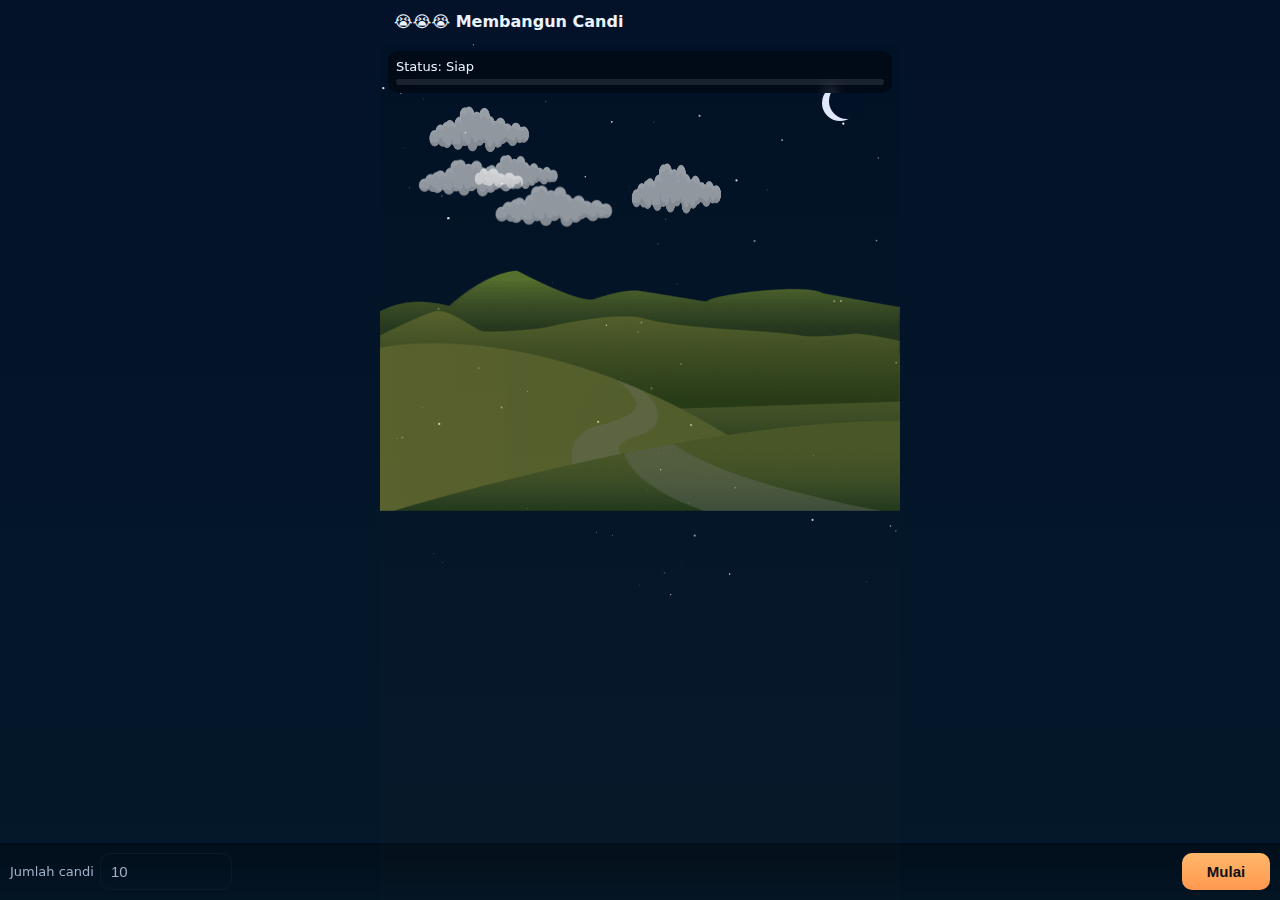
<file: game_candi/game_candi.html>
<!DOCTYPE html>
<html lang="id">
<head>
    <meta charset="UTF-8" />
    <meta name="viewport" content="width=device-width, initial-scale=1, viewport-fit=cover" />
    <title>Malin Membangun Candi — Edisi Gaib</title>
    <style>
        :root{
            --muted:#9fb0c8;
            --accent:#ffb86b;
            --gold: #ffd700;
            --ui-bg: rgba(2,6,15,0.66);
            --bubble-left:#0b2332;
            --bubble-right:#122226;
            --safe-bottom: env(safe-area-inset-bottom, 12px);
        }

        html,body{height:100%;margin:0;font-family:Inter,system-ui,-apple-system,Segoe UI,Roboto,"Helvetica Neue",Arial;background:linear-gradient(180deg,#031229,#04182a);color:#eaf3ff; overflow: hidden;}
        .app{height:100vh;max-width:520px;margin:0 auto;display:flex;flex-direction:column;position:relative}
        header{padding:12px 14px;z-index: 10;}
        h1{font-size:16px;margin:0}
        
        .canvas-wrap{flex:1;position:relative;background:linear-gradient(180deg,#02283a,#031023);overflow:auto}
        canvas{display:block;width:100%;height:auto; position: absolute; top:0; left:0;}

        .hud{position:sticky;top:8px;left:8px;background:var(--ui-bg);backdrop-filter:blur(6px);padding:8px;border-radius:10px;font-size:13px;z-index:8;margin:8px;width:calc(100% - 32px)}
        .hud-text { margin-bottom: 5px; }
        .progress-bar-container { background-color: rgba(255,255,255,0.1); border-radius: 4px; height: 6px; overflow: hidden; }
        .progress-bar { width: 0%; height: 100%; background-color: var(--accent); transition: width 0.3s ease-out; }

        #powerupBtn {
            position: fixed;
            bottom: calc(70px + var(--safe-bottom));
            right: 16px;
            z-index: 40;
            width: 56px;
            height: 56px;
            border-radius: 50%;
            border: none;
            background: linear-gradient(145deg, var(--accent), #ff974f);
            color: #101018;
            font-size: 24px;
            cursor: pointer;
            box-shadow: 0 4px 12px rgba(0,0,0,0.4);
            display: flex;
            align-items: center;
            justify-content: center;
            transition: transform .2s ease, opacity .3s ease;
            transform: scale(0);
            opacity: 0;
        }
        #powerupBtn.visible { transform: scale(1); opacity: 1; }
        #powerupBtn:disabled { background: #5a687a; cursor: not-allowed; }
        #powerupBtn .cooldown-overlay {
            position: absolute;
            top: 0; left: 0; width: 100%; height: 100%;
            background: rgba(2,6,15,0.7);
            clip-path: inset(100% 0 0 0);
            transition: clip-path 0.2s linear;
        }

        .dialogue{ position:absolute; left:0; right:0; bottom:calc(86px + var(--safe-bottom)); pointer-events:none; z-index:20; display:none; padding:0 8px }
        .dlg-row{ display:flex; gap:8px; align-items:flex-end; margin-bottom:8px; }
        .dlg-left{ justify-content:flex-start; }
        .dlg-right{ justify-content:flex-end; flex-direction:row-reverse; }
        
        .speaker{ width:80px; height:80px; border-radius:8px; overflow:hidden; flex:0 0 80px; background:linear-gradient(180deg,#20303a,#122227); box-shadow:0 6px 18px rgba(0,0,0,0.5); background-size: cover; background-position: center; border: 1px solid rgba(255,255,255,0.05); }
        .speaker.speaker-a { background-image: url('asset/avatar_a.png'); }
        .speaker.speaker-b { background-image: url('asset/avatar_b.png'); }

        .bubble{ max-width:70%; padding:10px 12px; border-radius:12px; font-size:15px; color:#eaf3ff; box-shadow:0 10px 30px rgba(0,0,0,0.45); opacity:0; transform:translateY(8px); transition:opacity .36s ease, transform .36s ease; }
        .bubble.show{ opacity:1; transform:translateY(0) }
        .bubble.left{ background:var(--bubble-left) }
        .bubble.right{ background:var(--bubble-right); }

        .controls{ position:fixed; left:0; right:0; bottom:0; display:flex; gap:8px; align-items:center; justify-content:space-between; padding:10px; background:linear-gradient(180deg,rgba(0,0,0,0.35),rgba(0,0,0,0.14)); z-index:30; box-sizing:border-box }
        .controls label{ font-size:13px; color:var(--muted); display:flex; gap:6px; align-items:center }
        .input-count{ width:110px; padding:9px 10px; border-radius:10px; border:1px solid rgba(255,255,255,0.04); background:transparent; color:inherit; font-size:15px; }
        .btn{ padding:10px 14px; border-radius:10px; border:none; background:linear-gradient(180deg,var(--accent),#ff974f); color:#101018; font-weight:700; font-size:15px; min-width:88px; cursor:pointer; transition: opacity .2s ease; }
        .btn:disabled { cursor: not-allowed; opacity: 0.6; }
        .btn.secondary{ background:transparent; border:1px solid rgba(255,255,255,0.06); color:var(--muted) }
        .btn.ghost{ background:transparent; border:1px solid rgba(255,255,255,0.04); color:var(--muted) }
        .compact-controls{ display:none; gap:8px; align-items:center }

        @media (max-width:420px){ .speaker{ width:72px; height:72px; } .bubble{ font-size:14px } .btn{ font-size:14px; padding:9px 12px; min-width:72px } #powerupBtn { width: 52px; height: 52px; font-size: 22px; } }
    </style>
</head>
<body>
    <div class="app" role="application">
        <header>
            <h1>😭😭😭 Membangun Candi</h1>
        </header>

        <div class="canvas-wrap" id="canvasWrap">
            <div id="hud" class="hud">
                <div id="hudText" class="hud-text">Status: Siap</div>
                <div class="progress-bar-container">
                    <div id="progressBar" class="progress-bar"></div>
                </div>
            </div>
            <canvas id="stage" aria-label="Area permainan"></canvas>
            <div class="dialogue" id="dialogueRoot" aria-hidden="true"></div>
        </div>

        <button id="powerupBtn" aria-label="Gunakan Kekuatan Gaib">💗
            <div class="cooldown-overlay"></div>
        </button>

        <div class="controls" id="controlsBar">
            <div class="left">
                <label for="count">Jumlah candi
                    <input id="count" class="input-count" type="number" min="10" max="1001" value="10" />
                </label>
            </div>
            <div style="margin-left:auto; display:flex; gap:8px; align-items:center;">
                <button id="startBtn" class="btn">Mulai</button>
                <div class="compact-controls" id="compactControls">
                    <button id="pauseBtn" class="btn secondary">Pause</button>
                    <button id="stopBtn" class="btn ghost">Stop</button>
                </div>
            </div>
        </div>
    </div>
    
    <audio id="bgAudio" src="asset/bg-music.mp3" loop preload="auto" playsinline></audio>
    <audio id="roosterAudio" src="asset/rooster.mp3" preload="auto" playsinline></audio>
    <audio id="powerupAudio" src="asset/powerup.mp3" preload="auto" playsinline></audio>
    <audio id="blockAudio" src="asset/block_place.mp3" preload="auto" playsinline></audio>

    <script>
    (function() {
        'use strict';
        
        /* -------- Utils -------- */
        const $ = (selector) => document.querySelector(selector);
        const clamp = (v,a,b) => Math.max(a, Math.min(b, v));
        const hexToRgb = (h) => { const s=h.replace("#",""); return { r: parseInt(s.slice(0,2),16), g: parseInt(s.slice(2,4),16), b: parseInt(s.slice(4,6),16) }; };
        const mixRgb = (a,b,t) => ({ r: Math.round(a.r*(1-t)+b.r*t), g: Math.round(a.g*(1-t)+b.g*t), b: Math.round(a.b*(1-t)+b.b*t) });
        const rgbToCss = (o) => `rgb(${o.r},${o.g},${o.b})`;
        const ease = (t) => 0.5 - 0.5*Math.cos(Math.PI*t);
        const lerp = (a,b,t) => a + (b-a)*t;
        const vibrate = (pattern) => { if (navigator.vibrate) navigator.vibrate(pattern); };

        /* -------- DOM Elements -------- */
        const container = $('#canvasWrap'), canvas = $('#stage'), ctx = canvas.getContext('2d', { alpha:true });
        const hudText = $('#hudText'), progressBar = $('#progressBar'), dialogueRoot = $('#dialogueRoot');
        const startBtn = $('#startBtn'), pauseBtn = $('#pauseBtn'), stopBtn = $('#stopBtn'), countInput = $('#count'), compactControls = $('#compactControls');
        const bgAudio = $('#bgAudio'), roosterAudio = $('#roosterAudio'), powerupAudio = $('#powerupAudio'), blockAudio = $('#blockAudio');
        const powerupBtn = $('#powerupBtn'), powerupCooldownOverlay = $('#powerupBtn .cooldown-overlay');

        // --- FIX: Re-declared DPR in the correct scope ---
        let DPR = Math.max(1, window.devicePixelRatio || 1);

        /* -------- Game State -------- */
        let gameState = 'idle';
        let totalTemples = 10, templeVariants = [], templeTypes = [], templeBlockCounts = [], cumulativeBlocks = [], snapshots = [];
        let totalBlocks = 0, lastBlocks = [], templeCompleted = [], templeCompletedCount = 0;
        let startTime = 0, pausedAccum = 0, pauseStart = 0, buildDuration = 0, lastFrameTime = 0, powerupBonusTime = 0;
        let raflId = null;

        /* -------- Environment State -------- */
        let envAssets = { bukit: null, awan1: null, awan2: null };
        let clouds = [], hillsY = 0;
        function loadImage(src) { return new Promise((resolve, reject) => { const img = new Image(); img.onload = () => resolve(img); img.onerror = reject; img.src = src; }); }
        
        /* -------- Power-up State -------- */
        const POWERUP_DURATION = 5000;
        const POWERUP_COOLDOWN = 15000;
        let powerupActiveUntil = 0;
        let powerupReady = true;

        /* -------- Temple/Drawing Logic -------- */
        function makeTemplePlan(blockSize, variant) {
             const plans = [
                [{n:4,l:0},{n:3,l:1},{n:2,l:2},{n:1,l:3}],
                [{n:5,l:0},{n:3,l:1},{n:2,l:2},{n:1,l:3}],
                [{n:3,l:0},{n:3,l:1},{n:2,l:2},{n:1,l:3},{n:1,l:4}],
                [{n:4,l:0},{n:4,l:1},{n:2,l:2},{n:1,l:3}],
                [{n:5,l:0},{n:1,l:1},{n:5,l:2},{n:1,l:3}],
            ];
            const plan = [];
            (plans[variant] || plans[0]).forEach(L => {
                const n = L.n, lvl = L.l, off = -(n-1)*blockSize/2;
                for (let i=0;i<n;i++) for (let j=0;j<n;j++) plan.push({ x: off + j*blockSize, z: off + i*blockSize, level: lvl });
            });
            return plan;
        }

        const templeColors = {
            normal: { top: "#e6c48a", side: "#c28f4f", shade: "#915f2f" },
            gold:   { top: "#fffaab", side: "#ffd700", shade: "#b8860b" }
        };

        function createTempleSnapshot(tileW, variant, type) {
            const s = Math.max(28, tileW);
            const off = document.createElement('canvas');
            off.width = Math.floor(s * DPR); off.height = Math.floor(s * DPR);
            const oc = off.getContext('2d');
            oc.setTransform(DPR, 0, 0, DPR, 0, 0);
            
            const cx = s/2, cy = s/2 + 6;
            const block = Math.max(6, Math.floor(s * 0.22));
            const plan = makeTemplePlan(block, variant);
            plan.sort((a,b)=>(a.level - b.level) || (a.z - b.z));
            const colors = templeColors[type] || templeColors.normal;
            
            for (let p of plan) {
                const sx = cx + p.x, sy = cy + p.z*0.45 - p.level*(block*0.9);
                const h = Math.max(2, Math.floor(block*0.34));
                oc.beginPath(); oc.moveTo(sx, sy - h); oc.lineTo(sx + block/2, sy - h/2); oc.lineTo(sx, sy); oc.closePath(); oc.fillStyle = colors.top; oc.fill();
                oc.beginPath(); oc.moveTo(sx - block/2, sy - h/2); oc.lineTo(sx, sy); oc.lineTo(sx - block/2, sy + block); oc.closePath(); oc.fillStyle = colors.side; oc.fill();
                oc.beginPath(); oc.moveTo(sx + block/2, sy - h/2); oc.lineTo(sx, sy); oc.lineTo(sx + block/2, sy + block); oc.closePath(); oc.fillStyle = colors.shade; oc.fill();
            }
            return off;
        }

        function drawCube(x,y,s,colors) {
            const h = Math.max(2, Math.floor(s*0.34));
            ctx.save(); ctx.translate(x,y);
            ctx.beginPath(); ctx.moveTo(0,-h); ctx.lineTo(s/2,-h/2); ctx.lineTo(0,0); ctx.lineTo(-s/2,-h/2); ctx.closePath(); ctx.fillStyle = colors.top; ctx.fill();
            ctx.beginPath(); ctx.moveTo(-s/2,-h/2); ctx.lineTo(0,0); ctx.lineTo(0,s); ctx.lineTo(-s/2,s); ctx.closePath(); ctx.fillStyle = colors.side; ctx.fill();
            ctx.beginPath(); ctx.moveTo(s/2,-h/2); ctx.lineTo(0,0); ctx.lineTo(0,s); ctx.lineTo(s/2,s); ctx.closePath(); ctx.fillStyle = colors.shade; ctx.fill();
            ctx.restore();
        }

        function drawCurrentTemple(centerX, centerY, blockSize, variant, type, blocksShown) {
            const plan = makeTemplePlan(blockSize, variant);
            plan.sort((a,b)=>(a.level - b.level) || (a.z - b.z));
            const colors = templeColors[type] || templeColors.normal;
            
            const full = Math.floor(blocksShown);
            for (let i=0;i<full && i<plan.length;i++){
                const p = plan[i];
                const sx = centerX + p.x, sy = centerY + p.z*0.45 - p.level*(blockSize*0.9);
                drawCube(sx, sy, blockSize, colors);
            }
        }

        /* -------- Core Drawing & Game Loop -------- */
        let particles = [], stars = [], confettiParticles = [];
        let skyProgress = 0, lastBlockSound = 0;

        function drawScene(ts) {
            ctx.clearRect(0,0,canvas.width,canvas.height);
            ctx.setTransform(DPR, 0, 0, DPR, 0, 0); // Ensure transform is reset

            // Draw Background
            drawSky(skyProgress);
            drawEnvironment();
            
            // Draw Game elements
            if (gameState === 'celebrating') {
                drawTempleGrid();
            } else if (gameState === 'running') {
                const elapsed = Math.max(0, ts - startTime - pausedAccum);
                const effectiveElapsed = elapsed + powerupBonusTime;
                const blocksPlaced = clamp(Math.floor((effectiveElapsed / buildDuration) * totalBlocks), 0, totalBlocks);

                const completedCount = firstIndexCumGreaterThanOr(blocksPlaced);
                if (completedCount > templeCompletedCount) {
                     for(let i = templeCompletedCount; i < completedCount; i++) {
                         templeCompleted[i] = true; snapshots[i] = null;
                         const g = indexToGrid(i);
                         malinMoveTo(clamp(g.x + 48/2 - 80, 24, canvas.width/DPR - 120), clamp(g.y + 48/2, canvas.height/DPR*0.5, canvas.height/DPR - 60), 520);
                     }
                     templeCompletedCount = completedCount;
                     vibrate(50);
                }
                
                let currentTempleIndex = completedCount >= totalTemples ? totalTemples - 1 : completedCount;
                const prevCum = completedCount > 0 ? cumulativeBlocks[completedCount - 1] : 0;
                const blocksInCurrent = clamp(blocksPlaced - prevCum, 0, templeBlockCounts[currentTempleIndex] || 0);

                const centerX = canvas.width/DPR / 2, centerY = canvas.height/DPR*0.35;
                const renderBlockSize = Math.max(8, Math.floor(Math.min(canvas.width/DPR, canvas.height/DPR) * 0.042));
                drawCurrentTemple(centerX, centerY, renderBlockSize, templeVariants[currentTempleIndex], templeTypes[currentTempleIndex], blocksInCurrent);
                drawTempleGrid();

                if (blocksPlaced > lastBlockSound + 10) {
                    blockAudio.currentTime = 0;
                    blockAudio.play().catch(()=>{});
                    lastBlockSound = blocksPlaced;
                }
            }
            
            updateParticles();
            drawMalin(ts);
            drawRooster();
            if(gameState === 'celebrating') updateConfetti();
        }

        function loop(ts) {
            if (gameState !== 'running' && gameState !== 'paused') { raflId = null; return; }
            if (gameState === 'paused') { lastFrameTime = ts; raflId = requestAnimationFrame(loop); return; }

            const deltaTime = ts - lastFrameTime;
            lastFrameTime = ts;

            if (ts < powerupActiveUntil) {
                powerupBonusTime += deltaTime * 1.5;
                malin.tick += deltaTime * 2;
            }
            
            const elapsed = ts - startTime - pausedAccum;
            const effectiveElapsed = elapsed + powerupBonusTime;
            skyProgress = clamp(effectiveElapsed / buildDuration, 0, 1);
            const percent = Math.floor((clamp(effectiveElapsed, 0, buildDuration) / buildDuration) * 100);
            hudText.textContent = `Membangun: ${templeCompletedCount}/${totalTemples} • Progress ${percent}%`;
            progressBar.style.width = `${percent}%`;

            drawScene(ts);

            if (effectiveElapsed >= buildDuration) { endGame(); return; }
            
            raflId = requestAnimationFrame(loop);
        }

        function drawEnvironment() {
            if (envAssets.bukit) {
                const parallaxOffset = container.scrollTop * 0.3;
                ctx.drawImage(envAssets.bukit, 0, hillsY - parallaxOffset, canvas.width / DPR, envAssets.bukit.height);
            }
            ctx.globalAlpha = 0.8;
            for(const cloud of clouds) {
                cloud.x += cloud.speed;
                if (cloud.x > canvas.width / DPR) cloud.x = -cloud.w;
                ctx.drawImage(cloud.img, cloud.x, cloud.y, cloud.w, cloud.h);
            }
            ctx.globalAlpha = 1;
        }

        const Dialogue = (function(){ const T = { initialA:4200, gapAB:1400, initialB:4200, afterInitial:700, finishDelay:2000, finishB:3800, finishGap:900, finishA:4200, finishLast:3600 }; let timers = []; const root = dialogueRoot; function clearTimers() { timers.forEach(t => clearTimeout(t)); timers = []; root.innerHTML = ''; root.style.display = 'none'; } function makeRow(side, text) { const row = document.createElement('div'); row.className = `dlg-row ${side === 'left' ? 'dlg-left' : 'dlg-right'}`; const speaker = document.createElement('div'); speaker.className = `speaker ${side === 'left' ? 'speaker-a' : 'speaker-b'}`; const bubble = document.createElement('div'); bubble.className = `bubble ${side}`; bubble.textContent = text || ''; if (side === 'left') { row.appendChild(speaker); row.appendChild(bubble); } else { row.appendChild(bubble); row.appendChild(speaker); } return { row, bubble }; } return { startInitialDialogue: function(n, onDone) { clearTimers(); root.style.display = 'block'; const a = makeRow("left", `Buatkan aku ${n} candi sebelum ayam berkokok! 🐔`); root.appendChild(a.row); requestAnimationFrame(() => a.bubble.classList.add('show')); timers.push(setTimeout(() => { const b = makeRow("right", "Perintah Tuan Putri adalah titah bagiku. Akan kukerahkan semua kekuatan gaibku. 😊"); root.appendChild(b.row); requestAnimationFrame(() => b.bubble.classList.add('show')); }, T.gapAB)); const total = T.initialA + T.gapAB + T.initialB + T.afterInitial; timers.push(setTimeout(() => { root.querySelectorAll('.bubble').forEach(x => x.classList.remove('show')); setTimeout(() => { clearTimers(); if (typeof onDone === 'function') onDone(); }, 360); }, total)); }, showFinishDialogs: function(onDone) { clearTimers(); root.style.display = 'block'; timers.push(setTimeout(() => { const b = makeRow("right", "Lihatlah! Semua candi telah berdiri megah! 😃"); root.appendChild(b.row); requestAnimationFrame(() => b.bubble.classList.add('show')); timers.push(setTimeout(() => { const a = makeRow("left", "Tidak mungkin! Kamu... kamu berhasil! 🎉❤️"); root.appendChild(a.row); requestAnimationFrame(() => a.bubble.classList.add('show')); timers.push(setTimeout(() => { const a2 = makeRow("left", "Baiklah, aku akan menepati janjiku. 🫶🏻🥹❤️‍🩹"); root.appendChild(a2.row); requestAnimationFrame(() => a2.bubble.classList.add('show')); timers.push(setTimeout(() => { root.querySelectorAll('.bubble').forEach(x => x.classList.remove('show')); setTimeout(() => { clearTimers(); if (typeof onDone === 'function') onDone(); }, 420); }, T.finishLast)); }, T.finishA)); }, T.finishGap)); }, T.finishDelay)); }, reset: function() { clearTimers(); } }; })();
        let malin, rooster;
        const drawSky = (progress) => { const t = ease(clamp(progress,0,1)); const topNight=hexToRgb('#021226'), bottomNight=hexToRgb('#071a2a'), topDay=hexToRgb('#87CEEB'), bottomDay=hexToRgb('#CFEFFF'); const top=mixRgb(topNight,topDay,t), bottom=mixRgb(bottomNight,bottomDay,t); const g=ctx.createLinearGradient(0,0,0,canvas.height/DPR); g.addColorStop(0,rgbToCss(top)); g.addColorStop(1,rgbToCss(bottom)); ctx.fillStyle=g; ctx.fillRect(0,0,canvas.width/DPR,canvas.height/DPR); ctx.globalAlpha=clamp(1-t*1.5,0,1); for(const star of stars) { star.opacity=Math.max(0, star.opacity+star.v*0.01); if(star.opacity<=0||star.opacity>=1)star.v*=-1; ctx.fillStyle=`rgba(255, 255, 255, ${star.opacity})`; ctx.beginPath(); ctx.arc(star.x,star.y,star.r,0,Math.PI*2); ctx.fill(); } const moonX=canvas.width/DPR-60, moonY=60+t*120, r=18; ctx.globalAlpha=clamp(1-t*1.25,0,1); ctx.fillStyle='#dfe8ff'; ctx.beginPath(); ctx.arc(moonX,moonY,r,0,Math.PI*2); ctx.fill(); ctx.fillStyle=rgbToCss(mixRgb(hexToRgb('#021226'),topDay,t)); ctx.beginPath(); ctx.arc(moonX+7,moonY-2,r,0,Math.PI*2); ctx.fill(); const startY=canvas.height/DPR+40, endY=80, sunX=56, sunY=lerp(startY,endY,t); ctx.globalAlpha=clamp(t*1.2,0,1); const glow=ctx.createRadialGradient(sunX,sunY,0,sunX,sunY,80); glow.addColorStop(0,'rgba(255,215,90,0.2)'); glow.addColorStop(1,'rgba(255,215,90,0)'); ctx.fillStyle=glow; ctx.beginPath(); ctx.arc(sunX,sunY,80,0,Math.PI*2); ctx.fill(); ctx.fillStyle='#FFD700'; ctx.beginPath(); ctx.arc(sunX,sunY,20,0,Math.PI*2); ctx.fill(); ctx.globalAlpha=1; };
        const drawMalin = (tick) => { if (malin.moving) { const elapsed = Math.min(1, (performance.now() - malin.moveStart) / malin.moveDur); const e = ease(elapsed); malin.posX = lerp(malin.startX, malin.targetX, e); malin.posY = lerp(malin.startY, malin.targetY, e); if (elapsed >= 1) malin.moving = false; } const bounce = Math.sin(malin.tick*0.014)*4, armSwing = Math.sin(malin.tick*0.02)*8, x = malin.posX, y = malin.posY; ctx.save(); ctx.translate(x, y + bounce); if(performance.now() < powerupActiveUntil) { ctx.fillStyle = 'rgba(255, 215, 0, 0.5)'; ctx.beginPath(); ctx.arc(0, -10, 40, 0, Math.PI*2); ctx.fill(); } ctx.fillStyle = '#6b4b2f'; ctx.fillRect(-8,6,6,8); ctx.fillRect(2,6,6,8); ctx.fillStyle = '#d97736'; ctx.fillRect(-10,-6,20,14); ctx.fillStyle = '#ffd1b5'; ctx.fillRect(-8,-26,16,16); ctx.fillStyle = '#2b1b0f'; ctx.fillRect(-9,-30,18,8); ctx.fillStyle = '#1b1b1b'; ctx.fillRect(-4,-22,3,3); ctx.fillRect(1,-22,3,3); ctx.fillStyle = '#b75f32'; ctx.fillRect(-14, -4 + armSwing*0.04, 6, 3); ctx.fillRect(8, -4 - armSwing*0.04, 6, 3); ctx.fillStyle = '#ffd7a6'; ctx.fillRect(10, -8 - Math.abs(Math.sin(malin.tick*0.01))*4, 6, 6); ctx.restore(); malin.tick = tick; };
        const malinMoveTo = (x,y,dur) => { if (dur <= 0) { malin.posX = x; malin.posY = y; malin.moving = false; return; } malin.startX = malin.posX; malin.startY = malin.posY; malin.targetX = x; malin.targetY = y; malin.moveStart = performance.now(); malin.moveDur = dur; malin.moving = true; };
        const startRooster = () => { rooster.active = true; rooster.reached = false; rooster.tick = 0; rooster.x = canvas.width/DPR/2 - 10; rooster.y = canvas.height/DPR*0.5; rooster.vy = -2.6; rooster.targetY = canvas.height/DPR*0.5 - 100; };
        const drawRooster = () => { if (!rooster.active) return; if (!rooster.reached) { rooster.y += rooster.vy; rooster.vy += 0.02; if (rooster.y <= rooster.targetY) { rooster.reached = true; rooster.vy = 0; try { roosterAudio.currentTime = 0; roosterAudio.play().catch(()=>{}); } catch(e){} } } const flap = Math.sin(rooster.tick*0.18)*6; ctx.save(); ctx.translate(rooster.x, rooster.y); ctx.fillStyle = '#fff3b9'; ctx.fillRect(0,0,rooster.w,rooster.h); ctx.fillStyle = '#ff6b6b'; ctx.fillRect(10,-10,12,6); ctx.fillStyle = '#ffb84d'; ctx.fillRect(rooster.w-6, 14, 6, 4); ctx.fillStyle = '#e6d9c0'; ctx.fillRect(-8, 18 - flap, 16, 6); ctx.fillRect(rooster.w-8, 18 + flap, 16, 6); ctx.restore(); rooster.tick++; };
        const indexToGrid = (i) => { const col = i % 10, row = Math.floor(i / 10), x = 8 + col * (48), y = canvas.height/DPR*0.55 + row * (48); return {x,y}; };
        const drawTempleGrid = () => { const tW = 40; for (let i=0;i<totalTemples;i++){ if (templeCompleted[i]) { const gr = indexToGrid(i); const img = snapshots[i] || (snapshots[i] = createTempleSnapshot(tW, templeVariants[i], templeTypes[i])); if (img) ctx.drawImage(img, gr.x, gr.y, tW, tW); } } };
        const updateParticles = () => { for (let i=particles.length-1;i>=0;i--){ const p = particles[i]; p.x += p.vx; p.y += p.vy; p.vy += 0.04; p.life--; const alpha = clamp(p.life / 60, 0, 1); ctx.fillStyle = `rgba(210,200,180,${alpha})`; ctx.fillRect(p.x, p.y, 2, 2); if (p.life <= 0) particles.splice(i,1); } };
        const spawnConfetti = () => { const colors = ['#ffb86b', '#f1fa8c', '#ffffff', '#ff974f']; for(let i=0; i<100; i++) { confettiParticles.push({ x: Math.random() * canvas.width/DPR, y: -Math.random() * canvas.height/DPR, w: 3 + Math.random()*4, h: 5 + Math.random()*6, color: colors[Math.floor(Math.random()*colors.length)], vx: (Math.random()-0.5)*3, vy: 1 + Math.random()*2, life: 180 + Math.random()*120 }); } };
        const updateConfetti = () => { for (let i=confettiParticles.length-1;i>=0;i--){ const p = confettiParticles[i]; p.x += p.vx; p.y += p.vy; p.life--; p.vx *= 0.98; ctx.fillStyle = p.color; ctx.globalAlpha = clamp(p.life / 120, 0, 1); ctx.fillRect(p.x, p.y, p.w, p.h); if (p.life <= 0) confettiParticles.splice(i,1); } ctx.globalAlpha = 1; };
        const getTargetSeconds = (n) => { if (n >= 10 && n <= 99) return 20; if (n >= 100 && n <= 500) return 30; return 60; };
        const firstIndexCumGreaterThanOr = (value) => { let lo = 0, hi = cumulativeBlocks.length; while (lo < hi) { const mid = Math.floor((lo + hi)/2); if (cumulativeBlocks[mid] > value) hi = mid; else lo = mid + 1; } return lo; };

        function prepareTemples(n) {
            totalTemples = clamp(n, 10, 1001);
            const width = container.clientWidth;
            canvas.style.width = `${width}px`;
            const totalCssHeight = width*1.8;
            canvas.style.height = `${totalCssHeight}px`;
            canvas.width = Math.floor(width * DPR); canvas.height = Math.floor(totalCssHeight * DPR);
            ctx.setTransform(DPR, 0, 0, DPR, 0, 0);

            templeVariants = []; templeTypes = []; templeBlockCounts = []; cumulativeBlocks = [];
            snapshots = new Array(totalTemples);
            let acc = 0;
            for (let i=0;i<totalTemples;i++){
                const v = Math.floor(Math.random() * 5);
                templeVariants.push(v);
                templeTypes.push(Math.random() < 0.05 ? 'gold' : 'normal');
                const plan = makeTemplePlan(10, v);
                templeBlockCounts.push(plan.length);
                acc += plan.length;
                cumulativeBlocks[i] = acc;
            }
            totalBlocks = acc;
            lastBlocks = new Array(totalTemples).fill(0);
            templeCompleted = new Array(totalTemples).fill(false);
            templeCompletedCount = 0;
        }

        function startBuild() {
            startTime = performance.now(); lastFrameTime = startTime;
            pausedAccum = 0; powerupBonusTime = 0; lastBlockSound = 0;
            buildDuration = getTargetSeconds(totalTemples) * 1000;
            gameState = 'running';
            powerupBtn.classList.add('visible');
            if (raflId) cancelAnimationFrame(raflId);
            raflId = requestAnimationFrame(loop);
        }

        function endGame() {
            gameState = 'finishing'; cancelAnimationFrame(raflId); raflId = null;
            powerupBtn.classList.remove('visible');
            vibrate([100,50,100]);
            templeCompletedCount = totalTemples;
            for(let i=0;i<totalTemples;i++) templeCompleted[i] = true;
            hudText.textContent = `Selesai! ${totalTemples} candi berhasil dibangun.`; progressBar.style.width = '100%';
            Dialogue.showFinishDialogs(() => startCelebrationSequence());
        }

        function startCelebrationSequence() {
            gameState = 'celebrating';
            startRooster();
            spawnConfetti();
            malinMoveTo(canvas.width / DPR / 2, canvas.height/DPR*0.5 - 80, 2500);
            container.scrollTo({ top: 0, behavior: 'smooth' });
            
            function celebrationLoop(ts) {
                if (gameState !== 'celebrating') return;
                skyProgress = 1;
                drawScene(ts);
                requestAnimationFrame(celebrationLoop);
            }
            celebrationLoop(performance.now());
            setTimeout(setupForRestart, 4000);
        }
        
        function resetGame() {
            if (raflId) cancelAnimationFrame(raflId); raflId = null;
            try { bgAudio.pause(); bgAudio.currentTime = 0; } catch(e) {}
            Dialogue.reset();
            gameState = 'idle';
            startBtn.textContent = 'Mulai'; startBtn.disabled = false;
            compactControls.style.display = 'none'; countInput.disabled = false;
            powerupBtn.classList.remove('visible');
            
            malin = { posX:0, posY:0, w:40, h:56, moving:false, tick:0 };
            rooster = { x:0, y:0, w:40, h:40, active:false, reached:false, tick:0 };
            particles = []; confettiParticles = [];
            
            prepareTemples(parseInt(countInput.value) || 10);
            
            stars = []; for(let i=0; i<100; i++) { stars.push({ x: Math.random() * canvas.width / DPR, y: Math.random() * canvas.height/DPR*0.6, r: Math.random() * 1.2, opacity: Math.random(), v: Math.random() > 0.5 ? 1 : -1 }); }
            hillsY = canvas.height/DPR*0.5 - (envAssets.bukit ? envAssets.bukit.height : 100);
            
            skyProgress = 0;
            hudText.textContent = 'Status: Siap'; progressBar.style.width = '0%';
            malin.posX = canvas.width/DPR/2 - 80; malin.posY = canvas.height/DPR - 40;
            drawScene(performance.now());
        }
        
        function setupForRestart() { gameState = 'finished'; startBtn.textContent = 'Mulai Lagi'; startBtn.disabled = false; compactControls.style.display = 'none'; countInput.disabled = false; }
        
        startBtn.addEventListener('click', function(){
            if (gameState === 'running' || gameState === 'starting') return;
            if (gameState === 'finished' || gameState === 'celebrating') { resetGame(); }
            gameState = 'starting'; startBtn.disabled = true;
            prepareTemples(parseInt(countInput.value) || 10);
            Dialogue.startInitialDialogue(totalTemples, function(){ try { bgAudio.volume = 0.22; bgAudio.play().catch(()=>{}); } catch(e){} compactControls.style.display = 'flex'; startBtn.style.display = 'none'; startBuild(); });
        });
        pauseBtn.addEventListener('click', function(){ if (gameState !== 'running' && gameState !== 'paused') return; if (gameState === 'paused') { gameState = 'running'; pauseBtn.textContent = 'Pause'; pausedAccum += performance.now() - pauseStart; try { bgAudio.play().catch(()=>{}); } catch(e) {} } else { gameState = 'paused'; pauseBtn.textContent = 'Lanjut'; pauseStart = performance.now(); try { bgAudio.pause(); } catch(e) {} } });
        stopBtn.addEventListener('click', () => { if (gameState === 'idle') return; resetGame(); });

        powerupBtn.addEventListener('click', function() {
            if (!powerupReady || gameState !== 'running') return;
            powerupReady = false;
            powerupActiveUntil = performance.now() + POWERUP_DURATION;
            vibrate(100);
            powerupAudio.currentTime = 0;
            powerupAudio.play().catch(()=>{});

            powerupBtn.disabled = true;
            let cooldownStart = Date.now();
            let interval = setInterval(() => {
                let elapsed = Date.now() - cooldownStart;
                let progress = Math.min(elapsed / POWERUP_COOLDOWN, 1);
                powerupCooldownOverlay.style.clipPath = `inset(${100 - progress * 100}% 0 0 0)`;
                if(progress >= 1) {
                    clearInterval(interval);
                    powerupReady = true;
                    powerupBtn.disabled = false;
                }
            }, 50);
        });

        Promise.all([
            loadImage('asset/bukit.png'),
            loadImage('asset/awan1.png'),
            loadImage('asset/awan2.png')
        ]).then(([bukit, awan1, awan2]) => {
            envAssets = { bukit, awan1, awan2 };
            for(let i=0; i<5; i++) {
                clouds.push({
                    x: Math.random() * canvas.width/DPR,
                    y: Math.random() * 150,
                    w: 80 + Math.random() * 50,
                    h: 40 + Math.random() * 25,
                    speed: 0.1 + Math.random() * 0.2,
                    img: Math.random() > 0.5 ? envAssets.awan1 : envAssets.awan2
                });
            }
            resetGame();
        }).catch(error => {
            console.error("Gagal memuat aset lingkungan, game akan berjalan tanpanya.", error);
            resetGame();
        });

    })();
    </script>
</body>
</html>
</file>
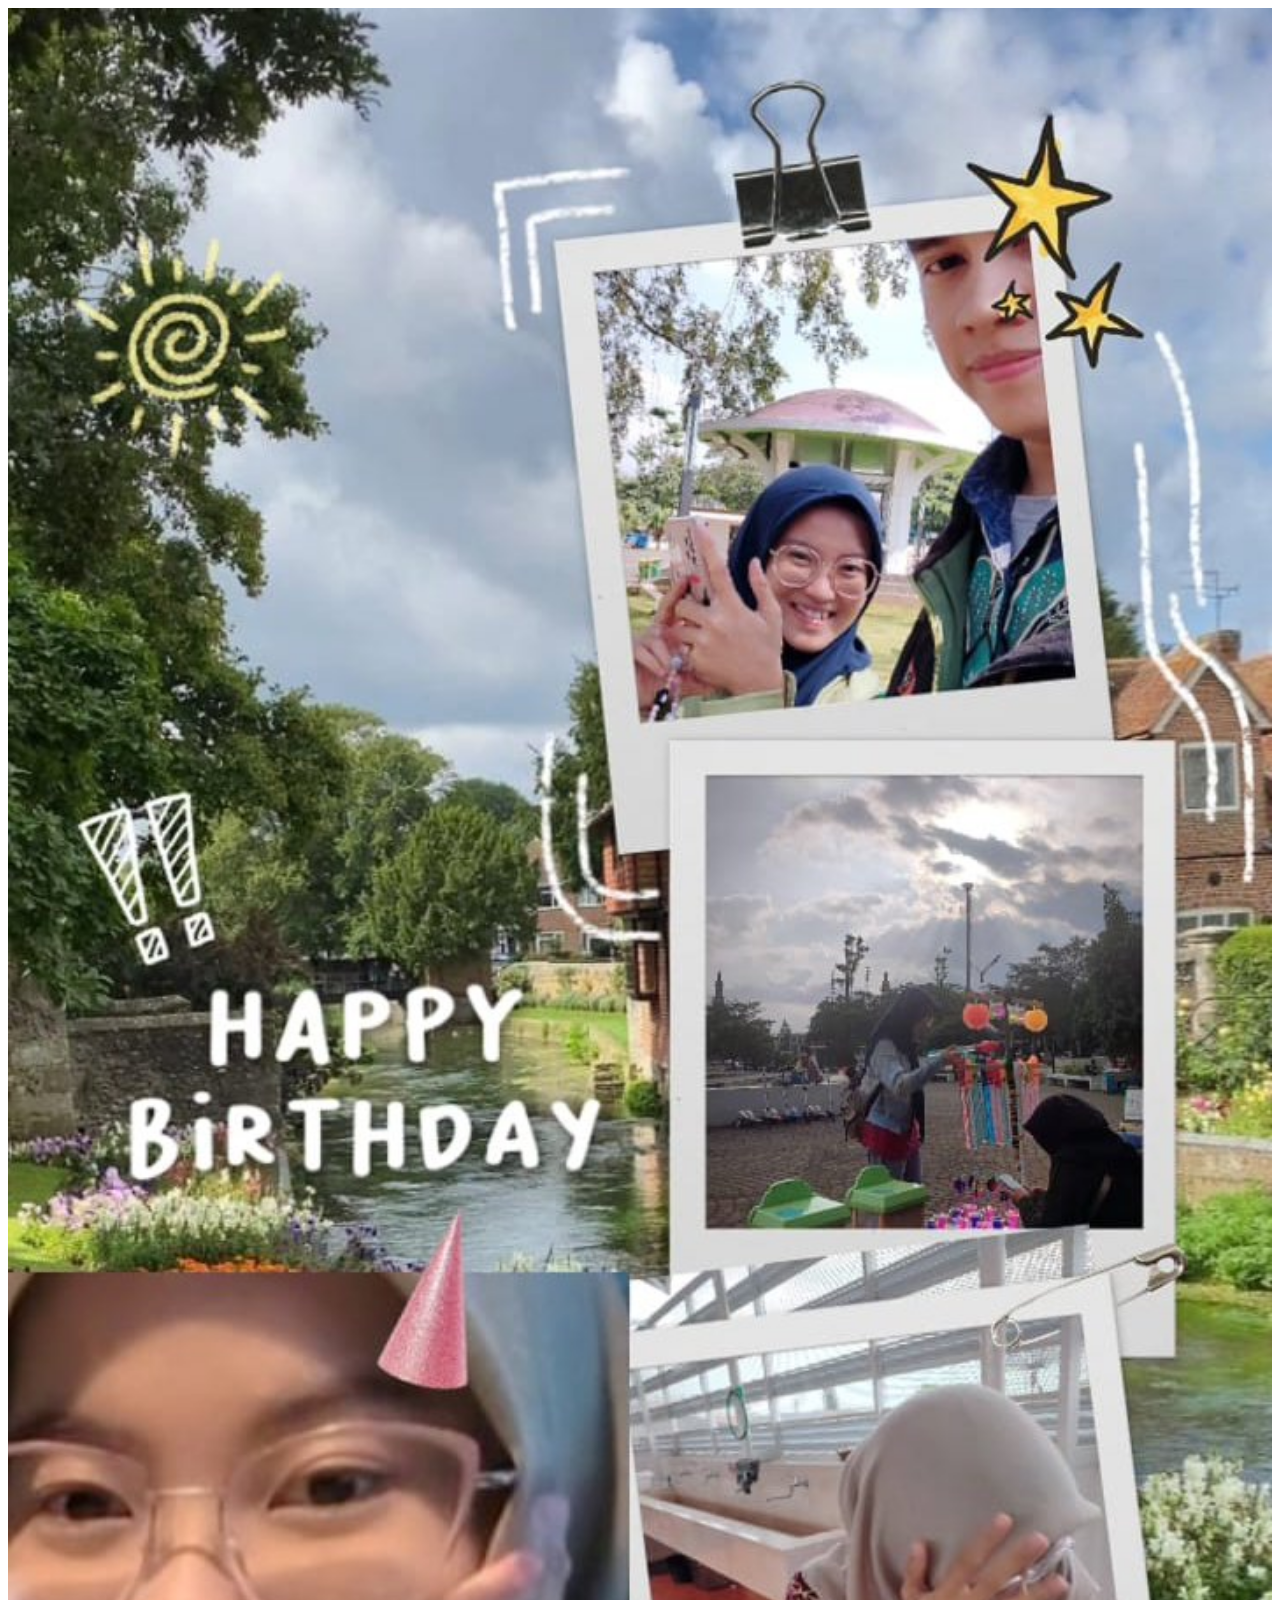
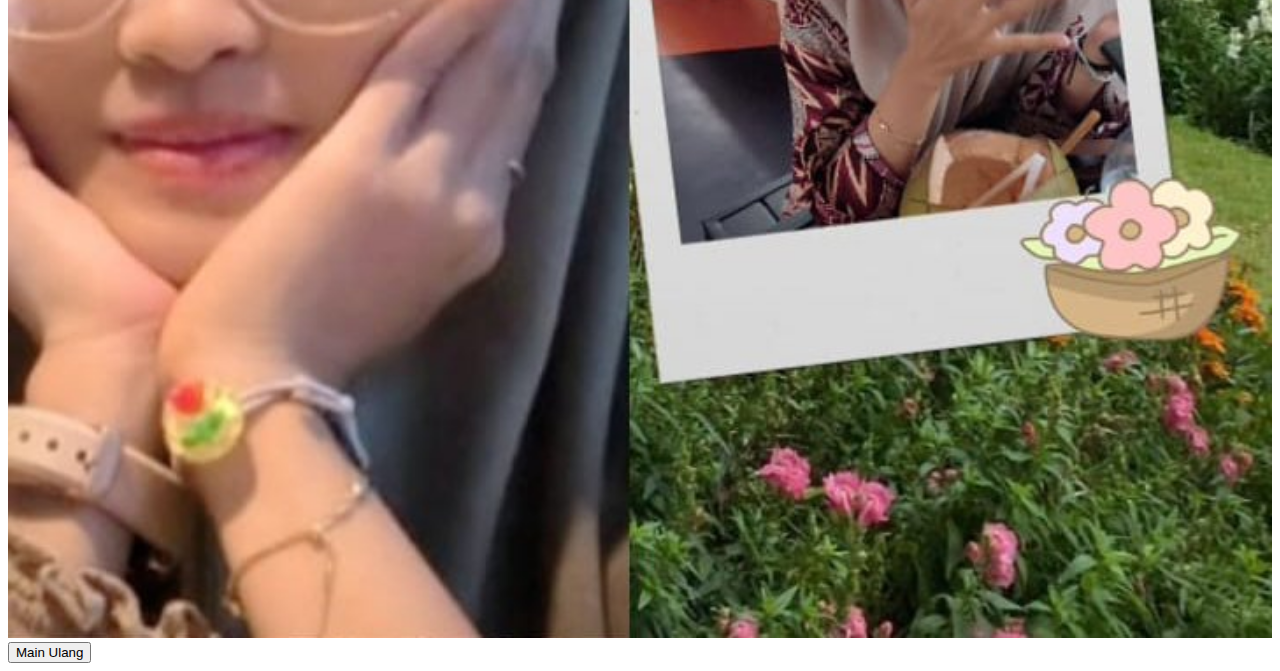
<file: game_rqa/levelcomplete.html>
<!DOCTYPE html>
<html>

<head>
    <title>Complete</title>
    <style>
       img {
  width: 100%;
}
    </style>
</head>

<body>
    <img src="complete.jpeg" alt="" width="100%"><br>

    <button onclick="window.location.href='index.html'">Main Ulang</button>
</body>

</html>
</file>
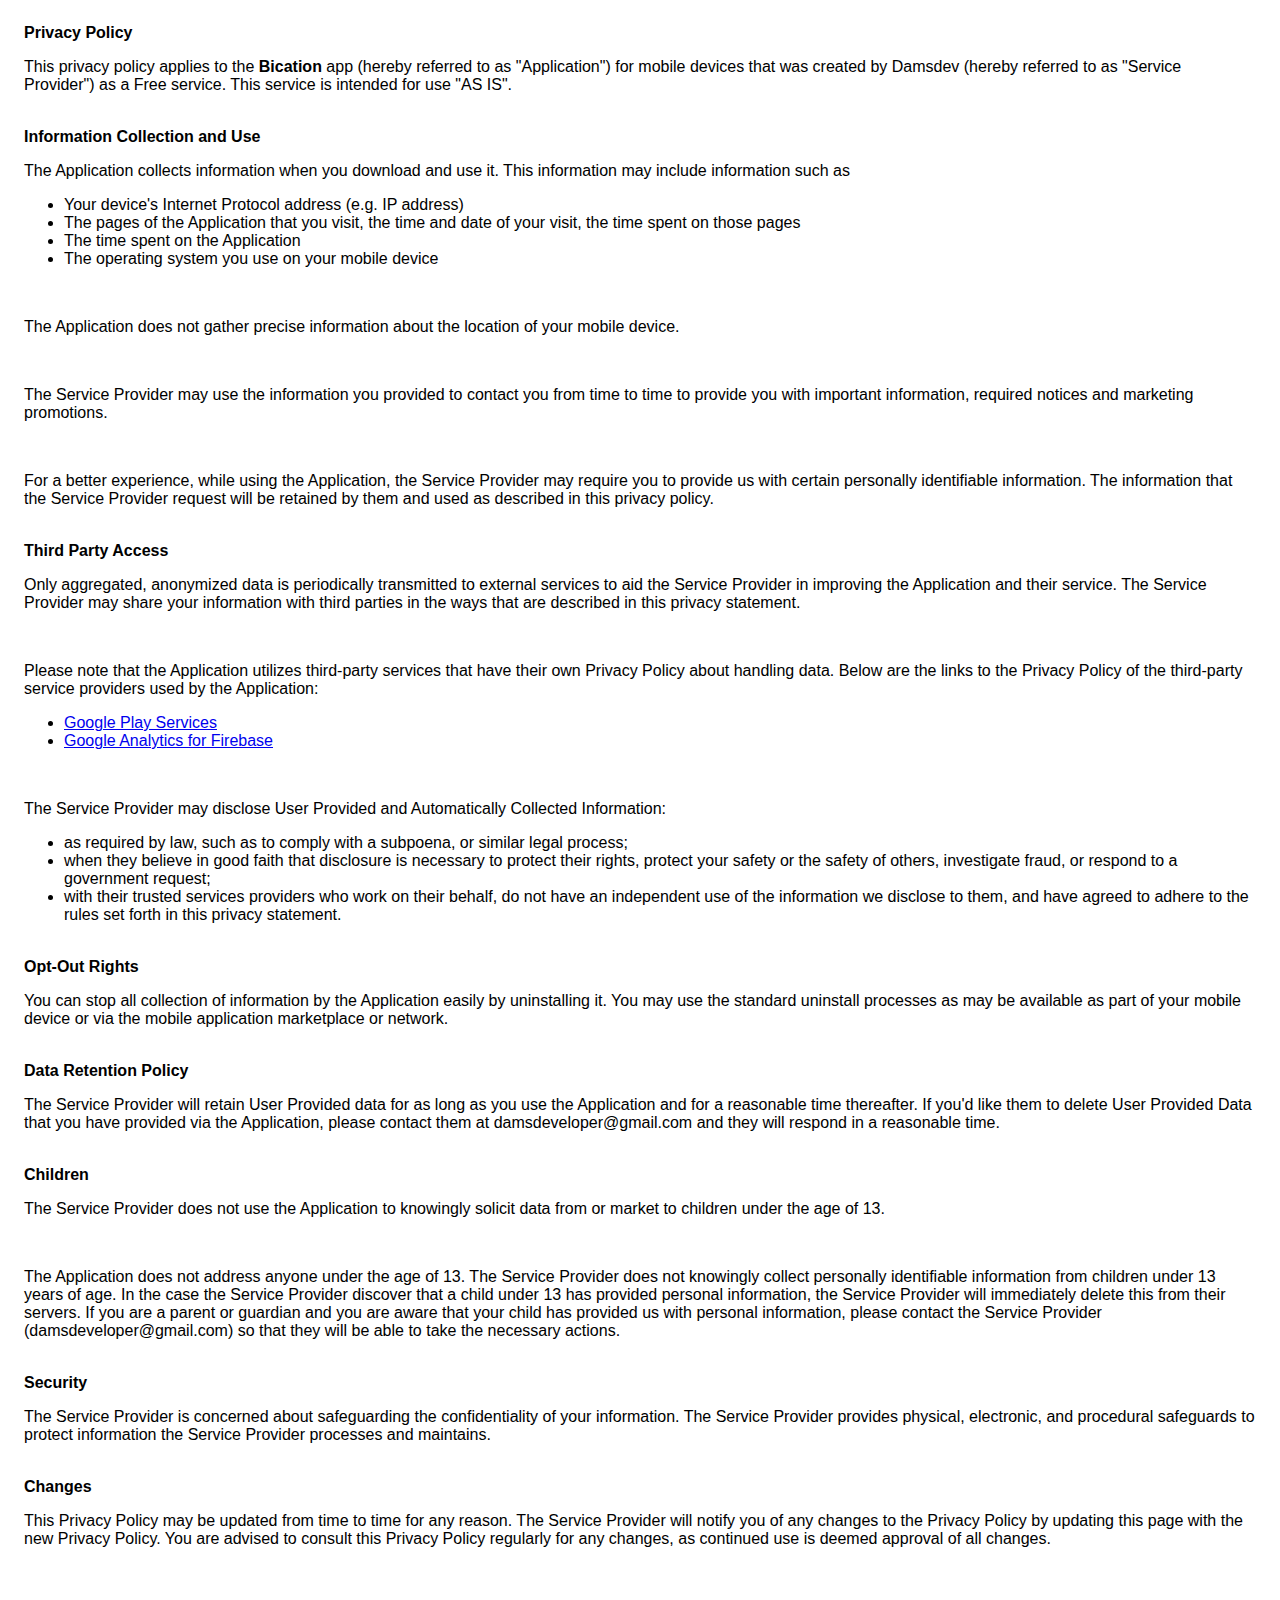
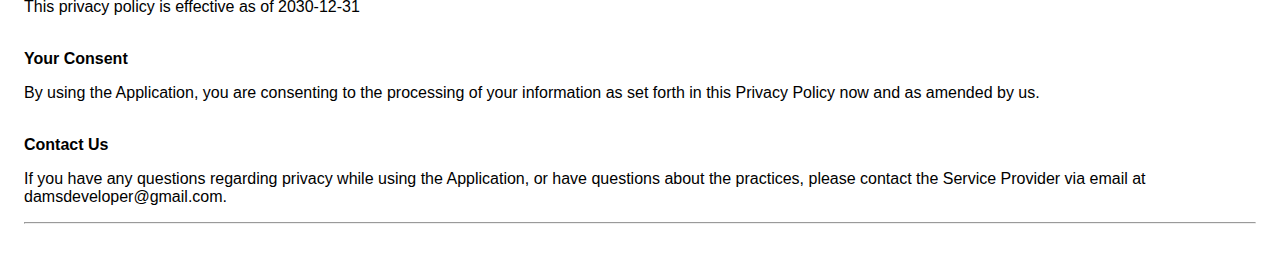
<file: pages/bication_privacy_policy.html>
<!DOCTYPE html>
<html>

<head>
    <meta charset='utf-8'>
    <meta name='viewport' content='width=device-width'>
    <title>Privacy Policy</title>
    <style>
        body {
            font-family: 'Helvetica Neue', Helvetica, Arial, sans-serif;
            padding: 1em;
        }
    </style>
</head>

<body>
    <strong>Privacy Policy</strong>
    <p>This privacy policy applies to the <strong> Bication </strong>app (hereby referred to as "Application") for mobile devices that was
        created by Damsdev (hereby referred to as "Service Provider") as a Free service. This service is intended for
        use "AS IS".</p><br><strong>Information Collection and Use</strong>
    <p>The Application collects information when you download and use it. This information may include information such
        as </p>
    <ul>
        <li>Your device's Internet Protocol address (e.g. IP address)</li>
        <li>The pages of the Application that you visit, the time and date of your visit, the time spent on those pages
        </li>
        <li>The time spent on the Application</li>
        <li>The operating system you use on your mobile device</li>
    </ul>
    <p></p><br>
    <p>The Application does not gather precise information about the location of your mobile device.</p>
    <div style="display: none;">
        <p>The Application collects your device's location, which helps the Service Provider determine your approximate
            geographical location and make use of in below ways:</p>
        <ul>
            <li>Geolocation Services: The Service Provider utilizes location data to provide features such as
                personalized content, relevant recommendations, and location-based services.</li>
            <li>Analytics and Improvements: Aggregated and anonymized location data helps the Service Provider to
                analyze user behavior, identify trends, and improve the overall performance and functionality of the
                Application.</li>
            <li>Third-Party Services: Periodically, the Service Provider may transmit anonymized location data to
                external services. These services assist them in enhancing the Application and optimizing their
                offerings.</li>
        </ul>
    </div><br>
    <p>The Service Provider may use the information you provided to contact you from time to time to provide you with
        important information, required notices and marketing promotions.</p><br>
    <p>For a better experience, while using the Application, the Service Provider may require you to provide us with
        certain personally identifiable information. The information that the Service Provider request will be retained
        by them and used as described in this privacy policy.</p><br><strong>Third Party Access</strong>
    <p>Only aggregated, anonymized data is periodically transmitted to external services to aid the Service Provider in
        improving the Application and their service. The Service Provider may share your information with third parties
        in the ways that are described in this privacy statement.</p>
    <div><br>
        <p>Please note that the Application utilizes third-party services that have their own Privacy Policy about
            handling data. Below are the links to the Privacy Policy of the third-party service providers used by the
            Application:</p>
        <ul>
            <li><a href="https://www.google.com/policies/privacy/" target="_blank" rel="noopener noreferrer">Google Play
                    Services</a></li><!---->
            <li><a href="https://firebase.google.com/support/privacy" target="_blank" rel="noopener noreferrer">Google
                    Analytics for Firebase</a></li>
            <!----><!----><!----><!----><!----><!----><!----><!----><!----><!----><!----><!----><!----><!----><!----><!----><!----><!----><!----><!----><!----><!----><!----><!----><!----><!----><!----><!----><!---->
        </ul>
    </div><br>
    <p>The Service Provider may disclose User Provided and Automatically Collected Information:</p>
    <ul>
        <li>as required by law, such as to comply with a subpoena, or similar legal process;</li>
        <li>when they believe in good faith that disclosure is necessary to protect their rights, protect your safety or
            the safety of others, investigate fraud, or respond to a government request;</li>
        <li>with their trusted services providers who work on their behalf, do not have an independent use of the
            information we disclose to them, and have agreed to adhere to the rules set forth in this privacy statement.
        </li>
    </ul>
    <p></p><br><strong>Opt-Out Rights</strong>
    <p>You can stop all collection of information by the Application easily by uninstalling it. You may use the standard
        uninstall processes as may be available as part of your mobile device or via the mobile application marketplace
        or network.</p><br><strong>Data Retention Policy</strong>
    <p>The Service Provider will retain User Provided data for as long as you use the Application and for a reasonable
        time thereafter. If you'd like them to delete User Provided Data that you have provided via the Application,
        please contact them at damsdeveloper@gmail.com and they will respond in a reasonable time.</p>
    <br><strong>Children</strong>
    <p>The Service Provider does not use the Application to knowingly solicit data from or market to children under the
        age of 13.</p>
    <div><br>
        <p>The Application does not address anyone under the age of 13.
            The Service Provider does not knowingly collect personally
            identifiable information from children under 13 years of age. In the case
            the Service Provider discover that a child under 13 has provided
            personal information, the Service Provider will immediately
            delete this from their servers. If you are a parent or guardian
            and you are aware that your child has provided us with
            personal information, please contact the Service Provider (damsdeveloper@gmail.com) so that
            they will be able to take the necessary actions.</p>
    </div><!----><br><strong>Security</strong>
    <p>The Service Provider is concerned about safeguarding the confidentiality of your information. The Service
        Provider provides physical, electronic, and procedural safeguards to protect information the Service Provider
        processes and maintains.</p><br><strong>Changes</strong>
    <p>This Privacy Policy may be updated from time to time for any reason. The Service Provider will notify you of any
        changes to the Privacy Policy by updating this page with the new Privacy Policy. You are advised to consult this
        Privacy Policy regularly for any changes, as continued use is deemed approval of all changes.</p><br>
    <p>This privacy policy is effective as of 2030-12-31</p><br><strong>Your Consent</strong>
    <p>By using the Application, you are consenting to the processing of your information as set forth in this Privacy
        Policy now and as amended by us.</p><br><strong>Contact Us</strong>
    <p>If you have any questions regarding privacy while using the Application, or have questions about the practices,
        please contact the Service Provider via email at damsdeveloper@gmail.com.</p>
    <hr>
</body>

</html>
</file>
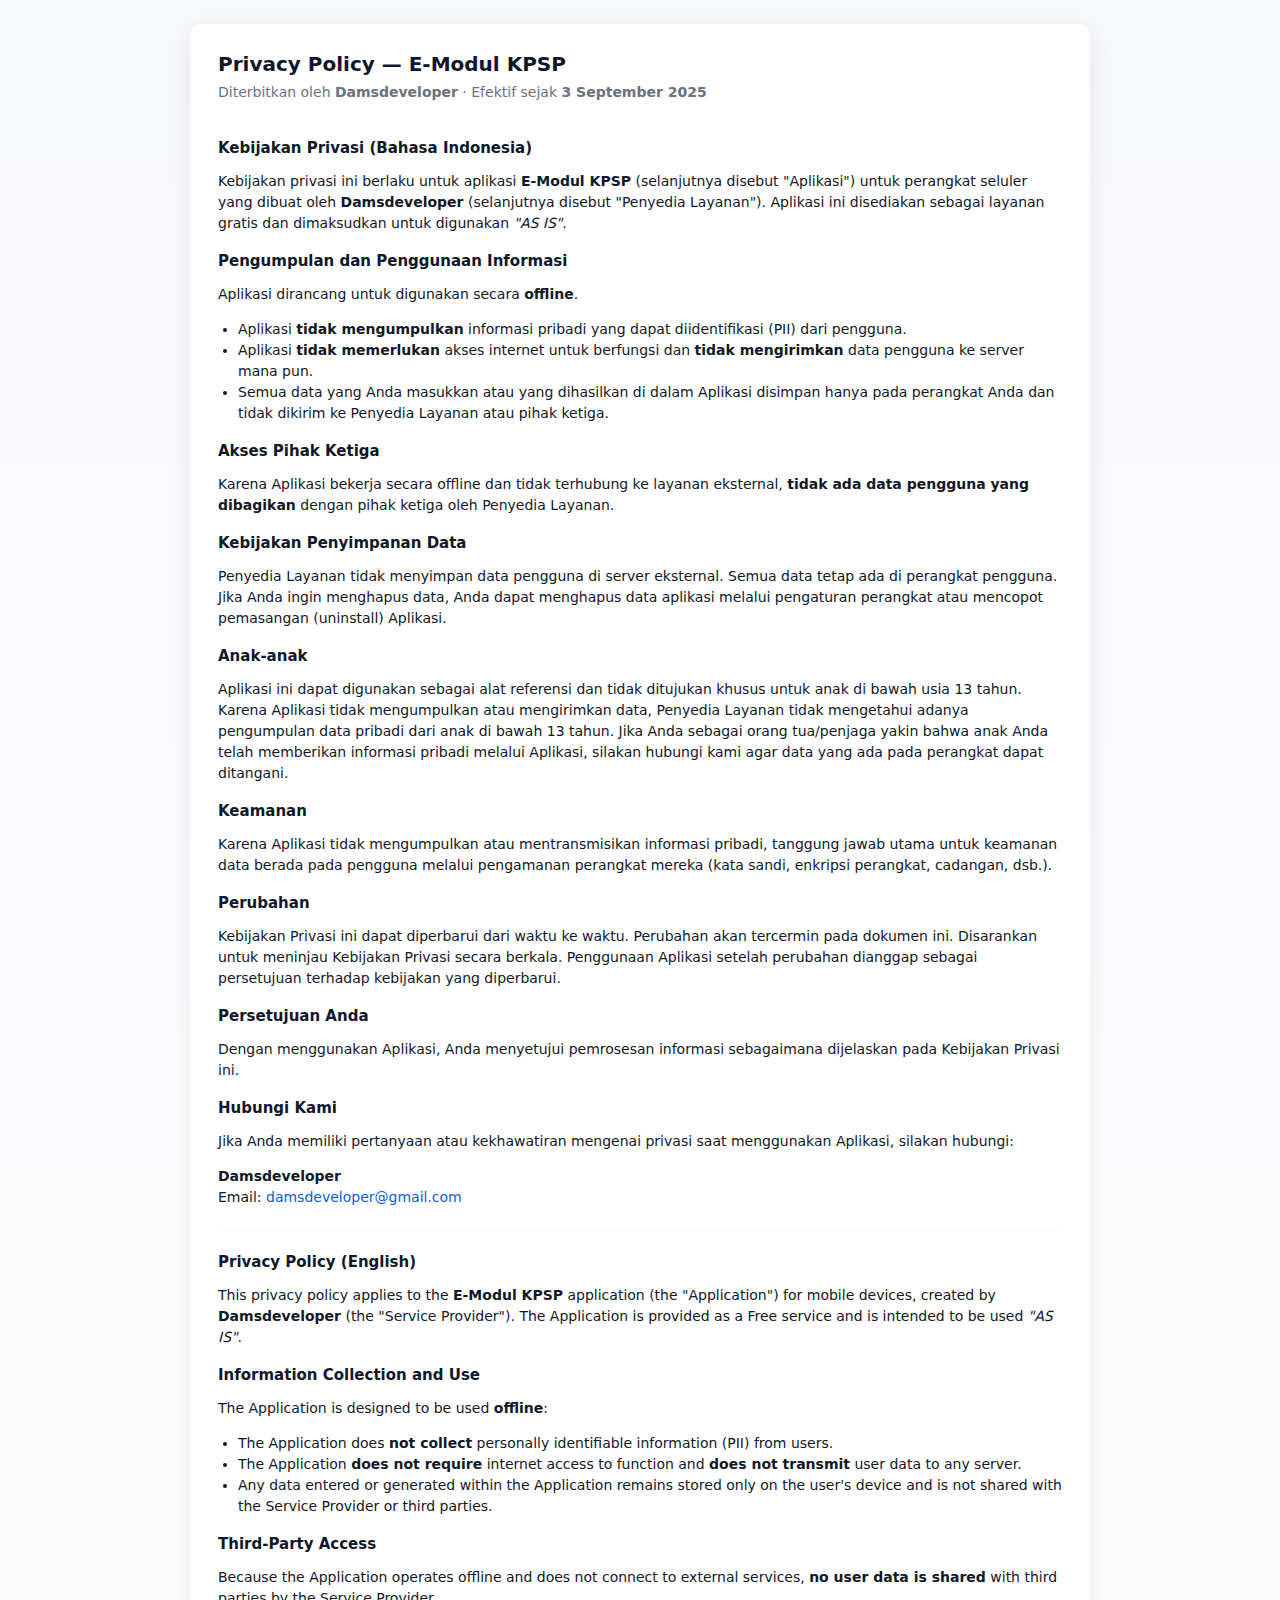
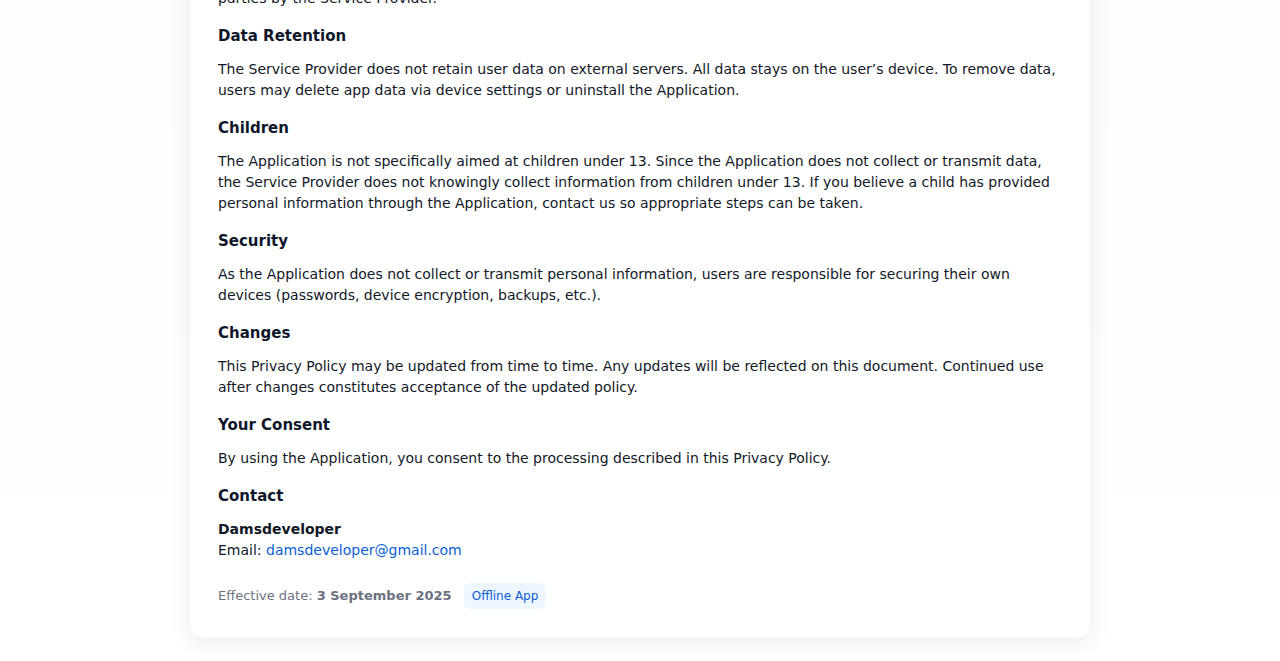
<file: pages/e_modul_kpsp.html>
<!doctype html>
<html lang="id">
<head>
  <meta charset="utf-8" />
  <meta name="viewport" content="width=device-width,initial-scale=1" />
  <title>Privacy Policy — E-Modul KPSP</title>
  <style>
    :root{
      --bg:#f7f8fb;
      --card:#fff;
      --muted:#6b7280;
      --accent:#0b5ed7;
      --maxw:900px;
      font-family: Inter, ui-sans-serif, system-ui, -apple-system, "Segoe UI", Roboto, "Helvetica Neue", Arial;
    }
    body{
      margin:0;
      background:linear-gradient(180deg,var(--bg),#fff);
      color:#0f172a;
      -webkit-font-smoothing:antialiased;
      -moz-osx-font-smoothing:grayscale;
      padding:24px;
      display:flex;
      justify-content:center;
      align-items:flex-start;
      min-height:100vh;
    }
    .container{
      width:100%;
      max-width:var(--maxw);
      background:var(--card);
      border-radius:12px;
      box-shadow:0 6px 24px rgba(15,23,42,0.08);
      padding:28px;
      box-sizing:border-box;
    }
    header{
      display:flex;
      align-items:center;
      gap:16px;
      margin-bottom:12px;
    }
    .logo {
      width:56px;
      height:56px;
      border-radius:10px;
      background:linear-gradient(135deg,var(--accent),#0d6efd);
      display:flex;
      align-items:center;
      justify-content:center;
      color:#fff;
      font-weight:700;
      font-size:18px;
      box-shadow:0 4px 12px rgba(11,78,215,0.12);
    }
    h1{ margin:0; font-size:20px; }
    p.lead{ margin:6px 0 18px; color:var(--muted); }
    section{ margin-top:14px; }
    h2{ font-size:15px; margin:18px 0 8px; }
    p, li { color:#111827; line-height:1.5; font-size:14px; }
    ul { margin:8px 0 0 20px; padding:0; }
    footer{ margin-top:22px; color:var(--muted); font-size:13px; }
    a.contact{ color:var(--accent); text-decoration:none; }
    .badge { display:inline-block; font-size:12px; padding:6px 8px; background:#eef6ff; color:var(--accent); border-radius:6px; margin-left:8px; }
    @media (max-width:520px){
      .container{ padding:18px; border-radius:10px; }
      .logo { width:48px; height:48px; font-size:16px; }
    }
  </style>
</head>
<body>
  <div class="container" role="main">
    <header>
      <!-- <div class="logo">E-Modul KPSP</div> -->
      <div>
        <h1>Privacy Policy — E-Modul KPSP</h1>
        <p class="lead">Diterbitkan oleh <strong>Damsdeveloper</strong> · Efektif sejak <strong>3 September 2025</strong></p>
      </div>
    </header>

    <!-- BAHASA INDONESIA -->
    <section aria-labelledby="id-title">
      <h2 id="id-title">Kebijakan Privasi (Bahasa Indonesia)</h2>
      <p>Kebijakan privasi ini berlaku untuk aplikasi <strong>E-Modul KPSP</strong> (selanjutnya disebut "Aplikasi") untuk perangkat seluler yang dibuat oleh <strong>Damsdeveloper</strong> (selanjutnya disebut "Penyedia Layanan"). Aplikasi ini disediakan sebagai layanan gratis dan dimaksudkan untuk digunakan <em>"AS IS"</em>.</p>

      <h2>Pengumpulan dan Penggunaan Informasi</h2>
      <p>Aplikasi dirancang untuk digunakan secara <strong>offline</strong>.</p>
      <ul>
        <li>Aplikasi <strong>tidak mengumpulkan</strong> informasi pribadi yang dapat diidentifikasi (PII) dari pengguna.</li>
        <li>Aplikasi <strong>tidak memerlukan</strong> akses internet untuk berfungsi dan <strong>tidak mengirimkan</strong> data pengguna ke server mana pun.</li>
        <li>Semua data yang Anda masukkan atau yang dihasilkan di dalam Aplikasi disimpan hanya pada perangkat Anda dan tidak dikirim ke Penyedia Layanan atau pihak ketiga.</li>
      </ul>

      <h2>Akses Pihak Ketiga</h2>
      <p>Karena Aplikasi bekerja secara offline dan tidak terhubung ke layanan eksternal, <strong>tidak ada data pengguna yang dibagikan</strong> dengan pihak ketiga oleh Penyedia Layanan.</p>

      <h2>Kebijakan Penyimpanan Data</h2>
      <p>Penyedia Layanan tidak menyimpan data pengguna di server eksternal. Semua data tetap ada di perangkat pengguna. Jika Anda ingin menghapus data, Anda dapat menghapus data aplikasi melalui pengaturan perangkat atau mencopot pemasangan (uninstall) Aplikasi.</p>

      <h2>Anak-anak</h2>
      <p>Aplikasi ini dapat digunakan sebagai alat referensi dan tidak ditujukan khusus untuk anak di bawah usia 13 tahun. Karena Aplikasi tidak mengumpulkan atau mengirimkan data, Penyedia Layanan tidak mengetahui adanya pengumpulan data pribadi dari anak di bawah 13 tahun. Jika Anda sebagai orang tua/penjaga yakin bahwa anak Anda telah memberikan informasi pribadi melalui Aplikasi, silakan hubungi kami agar data yang ada pada perangkat dapat ditangani.</p>

      <h2>Keamanan</h2>
      <p>Karena Aplikasi tidak mengumpulkan atau mentransmisikan informasi pribadi, tanggung jawab utama untuk keamanan data berada pada pengguna melalui pengamanan perangkat mereka (kata sandi, enkripsi perangkat, cadangan, dsb.).</p>

      <h2>Perubahan</h2>
      <p>Kebijakan Privasi ini dapat diperbarui dari waktu ke waktu. Perubahan akan tercermin pada dokumen ini. Disarankan untuk meninjau Kebijakan Privasi secara berkala. Penggunaan Aplikasi setelah perubahan dianggap sebagai persetujuan terhadap kebijakan yang diperbarui.</p>

      <h2>Persetujuan Anda</h2>
      <p>Dengan menggunakan Aplikasi, Anda menyetujui pemrosesan informasi sebagaimana dijelaskan pada Kebijakan Privasi ini.</p>

      <h2>Hubungi Kami</h2>
      <p>Jika Anda memiliki pertanyaan atau kekhawatiran mengenai privasi saat menggunakan Aplikasi, silakan hubungi:</p>
      <p><strong>Damsdeveloper</strong><br>
         Email: <a class="contact" href="mailto:damsdeveloper@gmail.com">damsdeveloper@gmail.com</a></p>
    </section>

    <hr style="margin:22px 0; border:none; border-top:1px solid #eef2ff" />

    <!-- ENGLISH -->
    <section aria-labelledby="en-title">
      <h2 id="en-title">Privacy Policy (English)</h2>
      <p>This privacy policy applies to the <strong>E-Modul KPSP</strong> application (the "Application") for mobile devices, created by <strong>Damsdeveloper</strong> (the "Service Provider"). The Application is provided as a Free service and is intended to be used <em>"AS IS"</em>.</p>

      <h2>Information Collection and Use</h2>
      <p>The Application is designed to be used <strong>offline</strong>:</p>
      <ul>
        <li>The Application does <strong>not collect</strong> personally identifiable information (PII) from users.</li>
        <li>The Application <strong>does not require</strong> internet access to function and <strong>does not transmit</strong> user data to any server.</li>
        <li>Any data entered or generated within the Application remains stored only on the user's device and is not shared with the Service Provider or third parties.</li>
      </ul>

      <h2>Third-Party Access</h2>
      <p>Because the Application operates offline and does not connect to external services, <strong>no user data is shared</strong> with third parties by the Service Provider.</p>

      <h2>Data Retention</h2>
      <p>The Service Provider does not retain user data on external servers. All data stays on the user’s device. To remove data, users may delete app data via device settings or uninstall the Application.</p>

      <h2>Children</h2>
      <p>The Application is not specifically aimed at children under 13. Since the Application does not collect or transmit data, the Service Provider does not knowingly collect information from children under 13. If you believe a child has provided personal information through the Application, contact us so appropriate steps can be taken.</p>

      <h2>Security</h2>
      <p>As the Application does not collect or transmit personal information, users are responsible for securing their own devices (passwords, device encryption, backups, etc.).</p>

      <h2>Changes</h2>
      <p>This Privacy Policy may be updated from time to time. Any updates will be reflected on this document. Continued use after changes constitutes acceptance of the updated policy.</p>

      <h2>Your Consent</h2>
      <p>By using the Application, you consent to the processing described in this Privacy Policy.</p>

      <h2>Contact</h2>
      <p><strong>Damsdeveloper</strong><br>
         Email: <a class="contact" href="mailto:damsdeveloper@gmail.com">damsdeveloper@gmail.com</a></p>
    </section>

    <footer>
      <div>Effective date: <strong>3 September 2025</strong> <span class="badge">Offline App</span></div>
    </footer>
  </div>
</body>
</html>
</file>
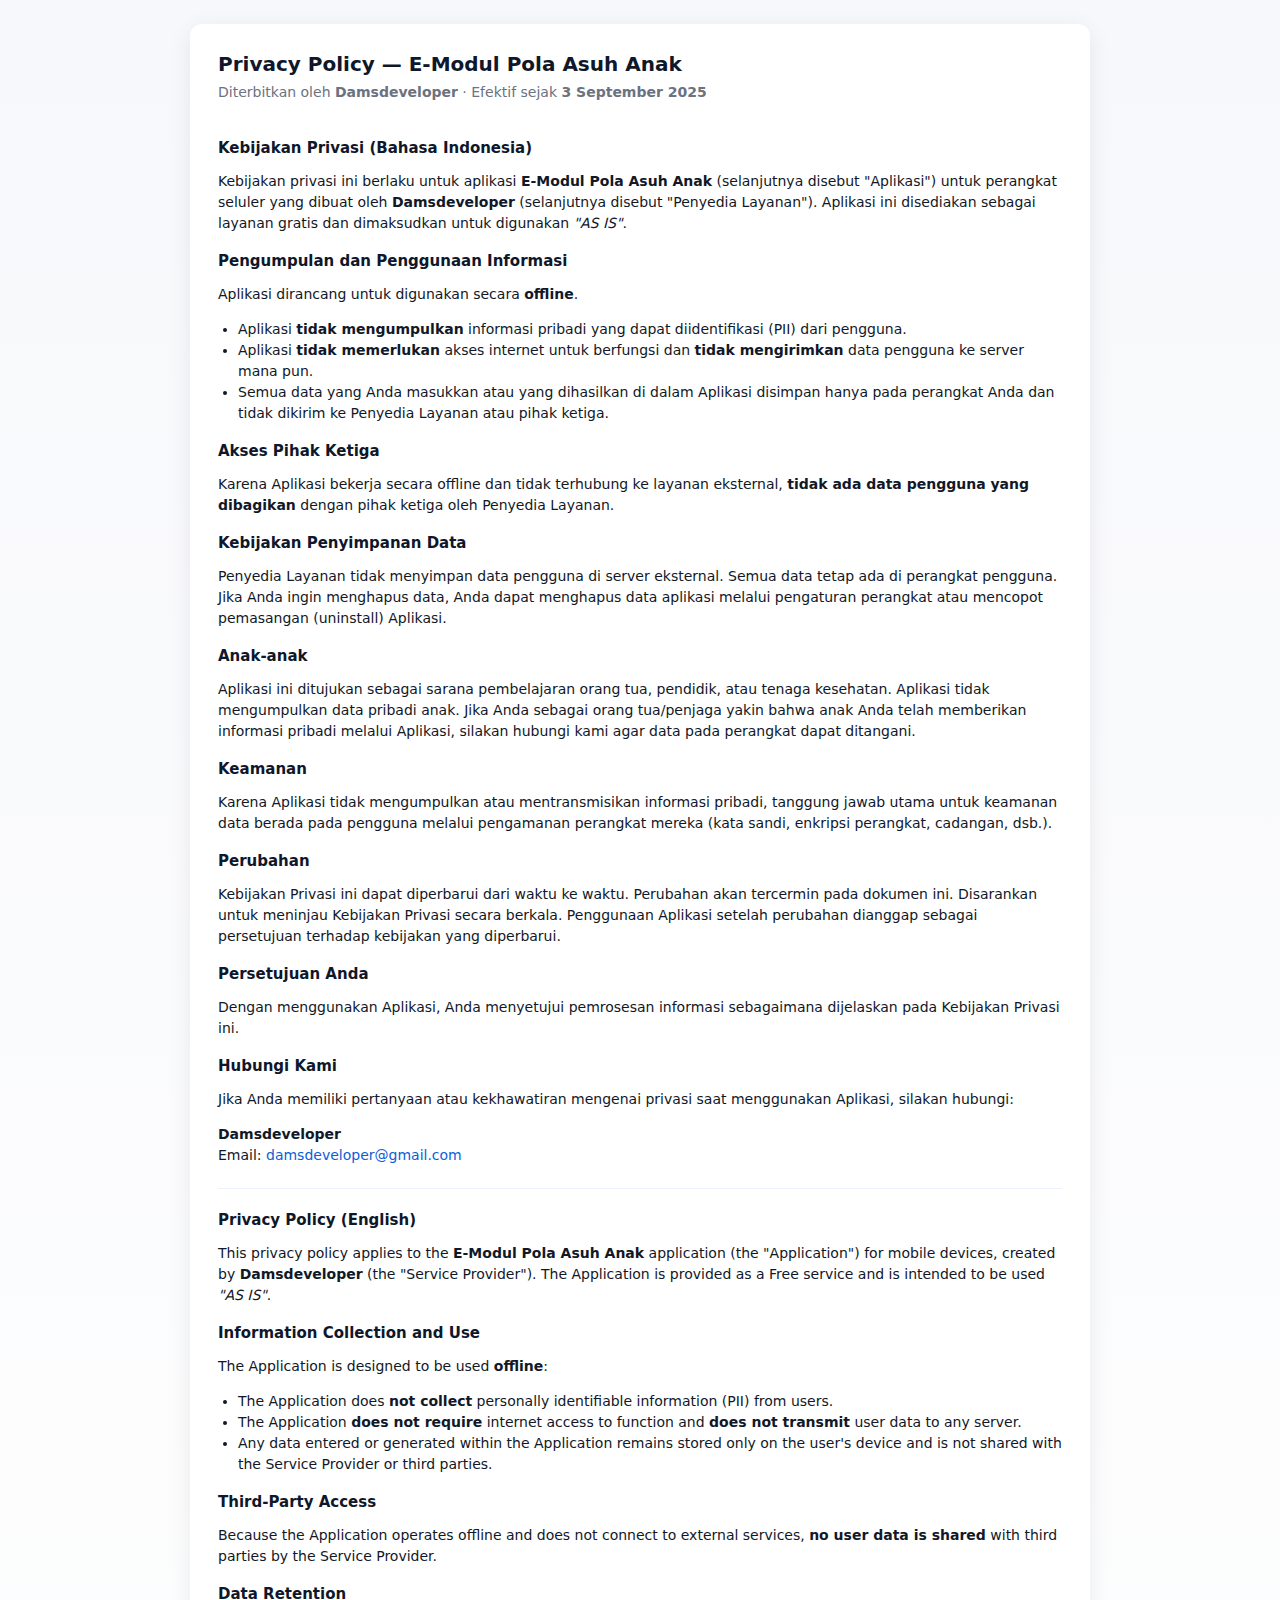
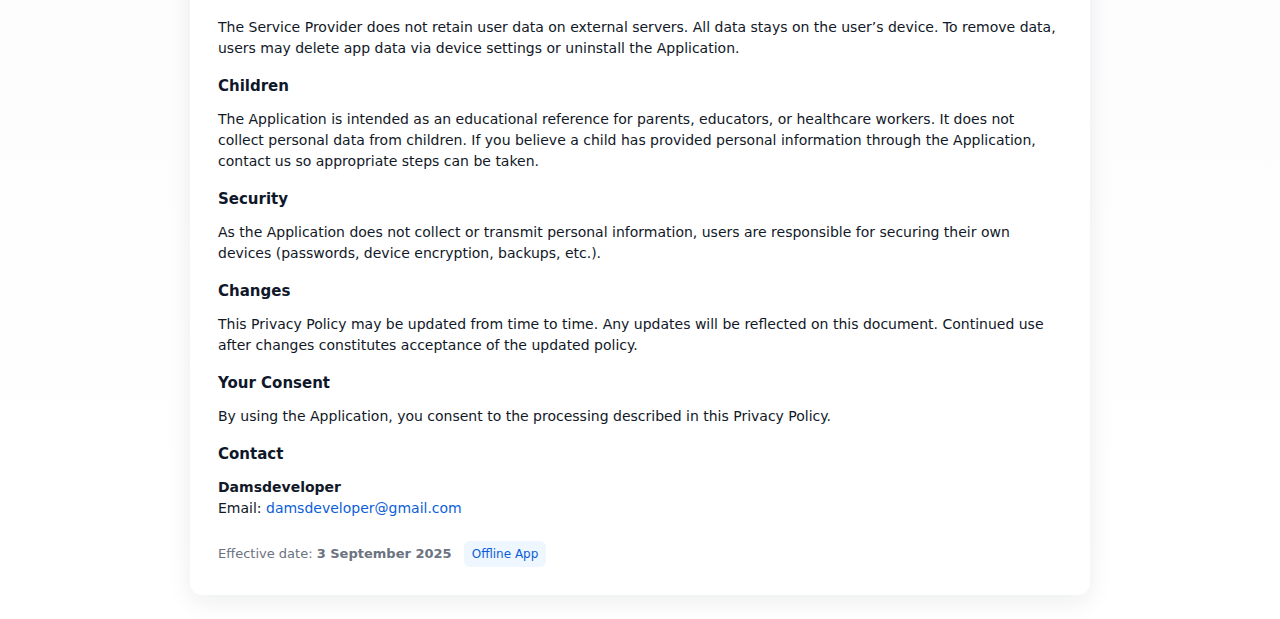
<file: pages/e_modul_pola_asuh.html>
<!doctype html>
<html lang="id">
<head>
  <meta charset="utf-8" />
  <meta name="viewport" content="width=device-width,initial-scale=1" />
  <title>Privacy Policy — E-Modul Pola Asuh Anak</title>
  <style>
    :root{
      --bg:#f7f8fb;
      --card:#fff;
      --muted:#6b7280;
      --accent:#0b5ed7;
      --maxw:900px;
      font-family: Inter, ui-sans-serif, system-ui, -apple-system, "Segoe UI", Roboto, "Helvetica Neue", Arial;
    }
    body{
      margin:0;
      background:linear-gradient(180deg,var(--bg),#fff);
      color:#0f172a;
      -webkit-font-smoothing:antialiased;
      -moz-osx-font-smoothing:grayscale;
      padding:24px;
      display:flex;
      justify-content:center;
      align-items:flex-start;
      min-height:100vh;
    }
    .container{
      width:100%;
      max-width:var(--maxw);
      background:var(--card);
      border-radius:12px;
      box-shadow:0 6px 24px rgba(15,23,42,0.08);
      padding:28px;
      box-sizing:border-box;
    }
    header{
      display:flex;
      align-items:center;
      gap:16px;
      margin-bottom:12px;
    }
    .logo {
      width:56px;
      height:56px;
      border-radius:10px;
      background:linear-gradient(135deg,var(--accent),#0d6efd);
      display:flex;
      align-items:center;
      justify-content:center;
      color:#fff;
      font-weight:700;
      font-size:18px;
      box-shadow:0 4px 12px rgba(11,78,215,0.12);
    }
    h1{ margin:0; font-size:20px; }
    p.lead{ margin:6px 0 18px; color:var(--muted); }
    section{ margin-top:14px; }
    h2{ font-size:15px; margin:18px 0 8px; }
    p, li { color:#111827; line-height:1.5; font-size:14px; }
    ul { margin:8px 0 0 20px; padding:0; }
    footer{ margin-top:22px; color:var(--muted); font-size:13px; }
    a.contact{ color:var(--accent); text-decoration:none; }
    .badge { display:inline-block; font-size:12px; padding:6px 8px; background:#eef6ff; color:var(--accent); border-radius:6px; margin-left:8px; }
    @media (max-width:520px){
      .container{ padding:18px; border-radius:10px; }
      .logo { width:48px; height:48px; font-size:16px; }
    }
  </style>
</head>
<body>
  <div class="container" role="main">
    <header>
      <!-- <div class="logo">PA</div> -->
      <div>
        <h1>Privacy Policy — E-Modul Pola Asuh Anak</h1>
        <p class="lead">Diterbitkan oleh <strong>Damsdeveloper</strong> · Efektif sejak <strong>3 September 2025</strong></p>
      </div>
    </header>

    <!-- BAHASA INDONESIA -->
    <section aria-labelledby="id-title">
      <h2 id="id-title">Kebijakan Privasi (Bahasa Indonesia)</h2>
      <p>Kebijakan privasi ini berlaku untuk aplikasi <strong>E-Modul Pola Asuh Anak</strong> (selanjutnya disebut "Aplikasi") untuk perangkat seluler yang dibuat oleh <strong>Damsdeveloper</strong> (selanjutnya disebut "Penyedia Layanan"). Aplikasi ini disediakan sebagai layanan gratis dan dimaksudkan untuk digunakan <em>"AS IS"</em>.</p>

      <h2>Pengumpulan dan Penggunaan Informasi</h2>
      <p>Aplikasi dirancang untuk digunakan secara <strong>offline</strong>.</p>
      <ul>
        <li>Aplikasi <strong>tidak mengumpulkan</strong> informasi pribadi yang dapat diidentifikasi (PII) dari pengguna.</li>
        <li>Aplikasi <strong>tidak memerlukan</strong> akses internet untuk berfungsi dan <strong>tidak mengirimkan</strong> data pengguna ke server mana pun.</li>
        <li>Semua data yang Anda masukkan atau yang dihasilkan di dalam Aplikasi disimpan hanya pada perangkat Anda dan tidak dikirim ke Penyedia Layanan atau pihak ketiga.</li>
      </ul>

      <h2>Akses Pihak Ketiga</h2>
      <p>Karena Aplikasi bekerja secara offline dan tidak terhubung ke layanan eksternal, <strong>tidak ada data pengguna yang dibagikan</strong> dengan pihak ketiga oleh Penyedia Layanan.</p>

      <h2>Kebijakan Penyimpanan Data</h2>
      <p>Penyedia Layanan tidak menyimpan data pengguna di server eksternal. Semua data tetap ada di perangkat pengguna. Jika Anda ingin menghapus data, Anda dapat menghapus data aplikasi melalui pengaturan perangkat atau mencopot pemasangan (uninstall) Aplikasi.</p>

      <h2>Anak-anak</h2>
      <p>Aplikasi ini ditujukan sebagai sarana pembelajaran orang tua, pendidik, atau tenaga kesehatan. Aplikasi tidak mengumpulkan data pribadi anak. Jika Anda sebagai orang tua/penjaga yakin bahwa anak Anda telah memberikan informasi pribadi melalui Aplikasi, silakan hubungi kami agar data pada perangkat dapat ditangani.</p>

      <h2>Keamanan</h2>
      <p>Karena Aplikasi tidak mengumpulkan atau mentransmisikan informasi pribadi, tanggung jawab utama untuk keamanan data berada pada pengguna melalui pengamanan perangkat mereka (kata sandi, enkripsi perangkat, cadangan, dsb.).</p>

      <h2>Perubahan</h2>
      <p>Kebijakan Privasi ini dapat diperbarui dari waktu ke waktu. Perubahan akan tercermin pada dokumen ini. Disarankan untuk meninjau Kebijakan Privasi secara berkala. Penggunaan Aplikasi setelah perubahan dianggap sebagai persetujuan terhadap kebijakan yang diperbarui.</p>

      <h2>Persetujuan Anda</h2>
      <p>Dengan menggunakan Aplikasi, Anda menyetujui pemrosesan informasi sebagaimana dijelaskan pada Kebijakan Privasi ini.</p>

      <h2>Hubungi Kami</h2>
      <p>Jika Anda memiliki pertanyaan atau kekhawatiran mengenai privasi saat menggunakan Aplikasi, silakan hubungi:</p>
      <p><strong>Damsdeveloper</strong><br>
         Email: <a class="contact" href="mailto:damsdeveloper@gmail.com">damsdeveloper@gmail.com</a></p>
    </section>

    <hr style="margin:22px 0; border:none; border-top:1px solid #eef2ff" />

    <!-- ENGLISH -->
    <section aria-labelledby="en-title">
      <h2 id="en-title">Privacy Policy (English)</h2>
      <p>This privacy policy applies to the <strong>E-Modul Pola Asuh Anak</strong> application (the "Application") for mobile devices, created by <strong>Damsdeveloper</strong> (the "Service Provider"). The Application is provided as a Free service and is intended to be used <em>"AS IS"</em>.</p>

      <h2>Information Collection and Use</h2>
      <p>The Application is designed to be used <strong>offline</strong>:</p>
      <ul>
        <li>The Application does <strong>not collect</strong> personally identifiable information (PII) from users.</li>
        <li>The Application <strong>does not require</strong> internet access to function and <strong>does not transmit</strong> user data to any server.</li>
        <li>Any data entered or generated within the Application remains stored only on the user's device and is not shared with the Service Provider or third parties.</li>
      </ul>

      <h2>Third-Party Access</h2>
      <p>Because the Application operates offline and does not connect to external services, <strong>no user data is shared</strong> with third parties by the Service Provider.</p>

      <h2>Data Retention</h2>
      <p>The Service Provider does not retain user data on external servers. All data stays on the user’s device. To remove data, users may delete app data via device settings or uninstall the Application.</p>

      <h2>Children</h2>
      <p>The Application is intended as an educational reference for parents, educators, or healthcare workers. It does not collect personal data from children. If you believe a child has provided personal information through the Application, contact us so appropriate steps can be taken.</p>

      <h2>Security</h2>
      <p>As the Application does not collect or transmit personal information, users are responsible for securing their own devices (passwords, device encryption, backups, etc.).</p>

      <h2>Changes</h2>
      <p>This Privacy Policy may be updated from time to time. Any updates will be reflected on this document. Continued use after changes constitutes acceptance of the updated policy.</p>

      <h2>Your Consent</h2>
      <p>By using the Application, you consent to the processing described in this Privacy Policy.</p>

      <h2>Contact</h2>
      <p><strong>Damsdeveloper</strong><br>
         Email: <a class="contact" href="mailto:damsdeveloper@gmail.com">damsdeveloper@gmail.com</a></p>
    </section>

    <footer>
      <div>Effective date: <strong>3 September 2025</strong> <span class="badge">Offline App</span></div>
    </footer>
  </div>
</body>
</html>
</file>
